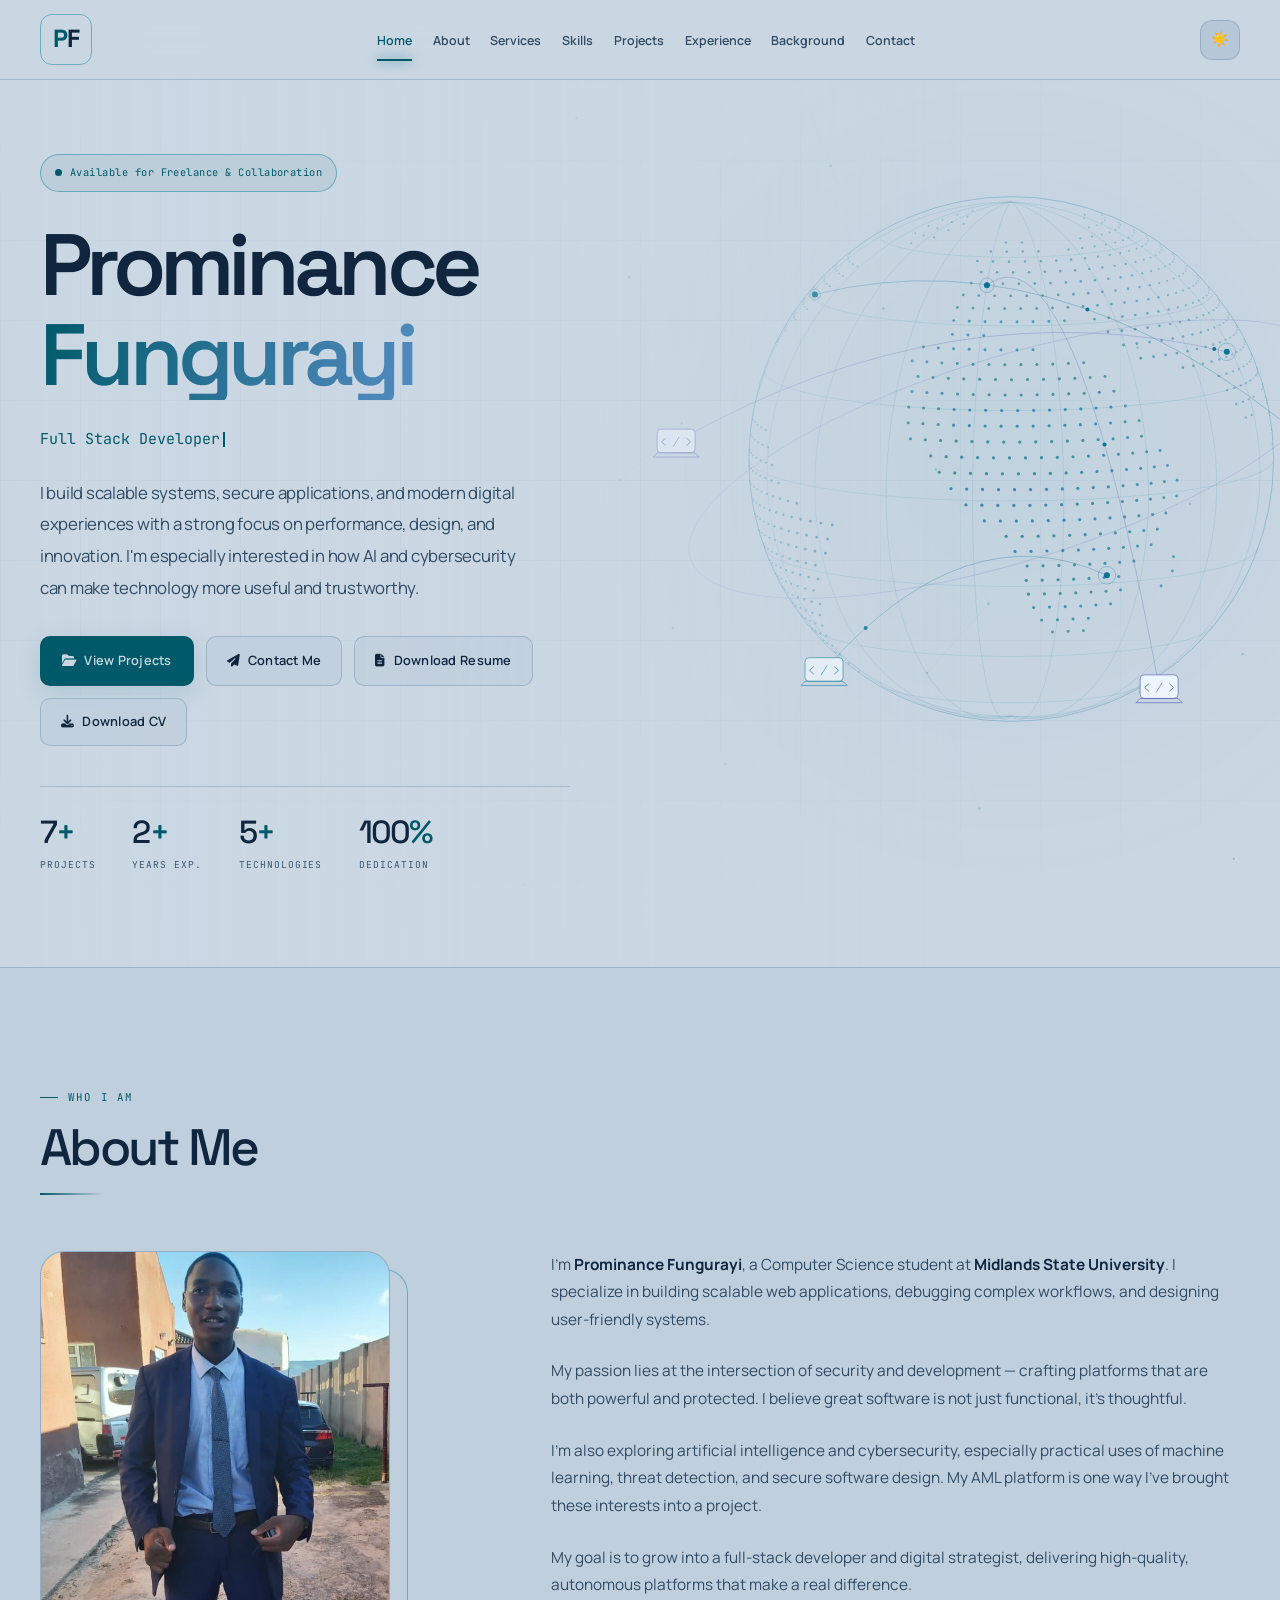
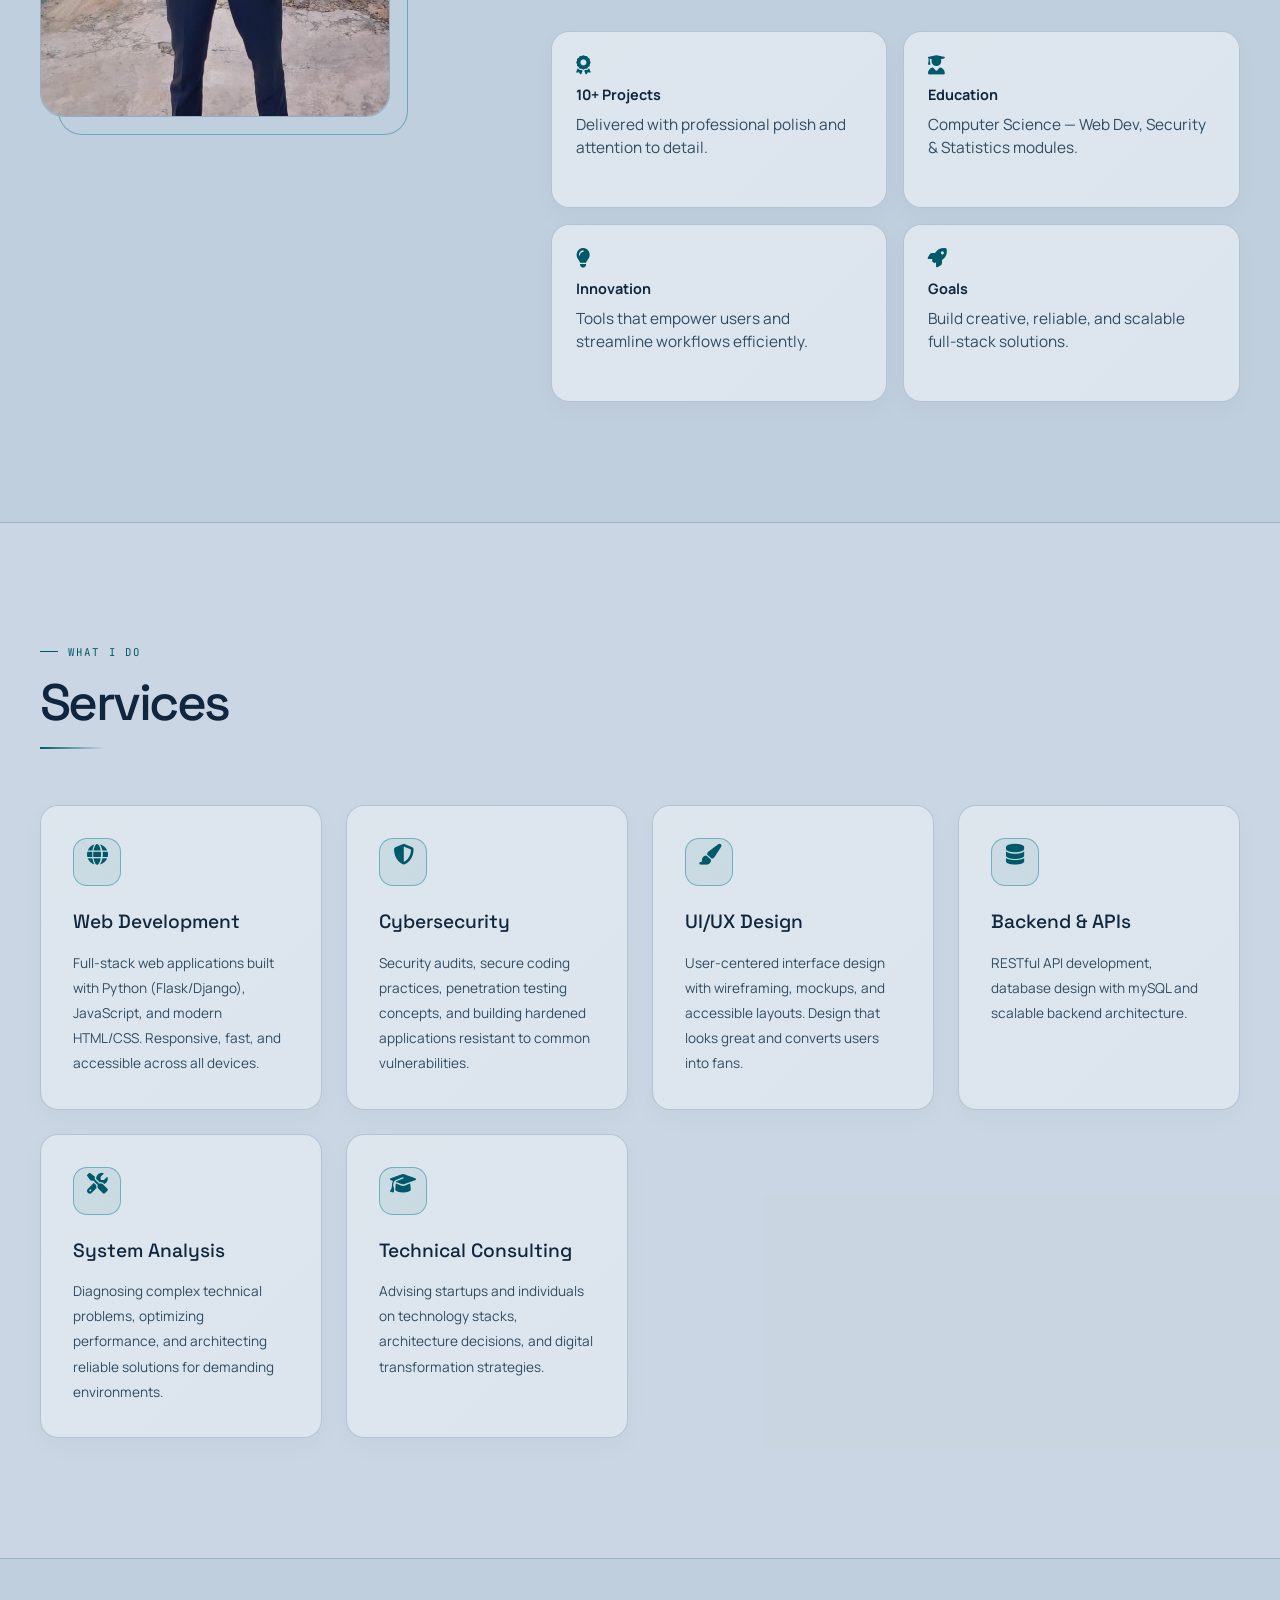
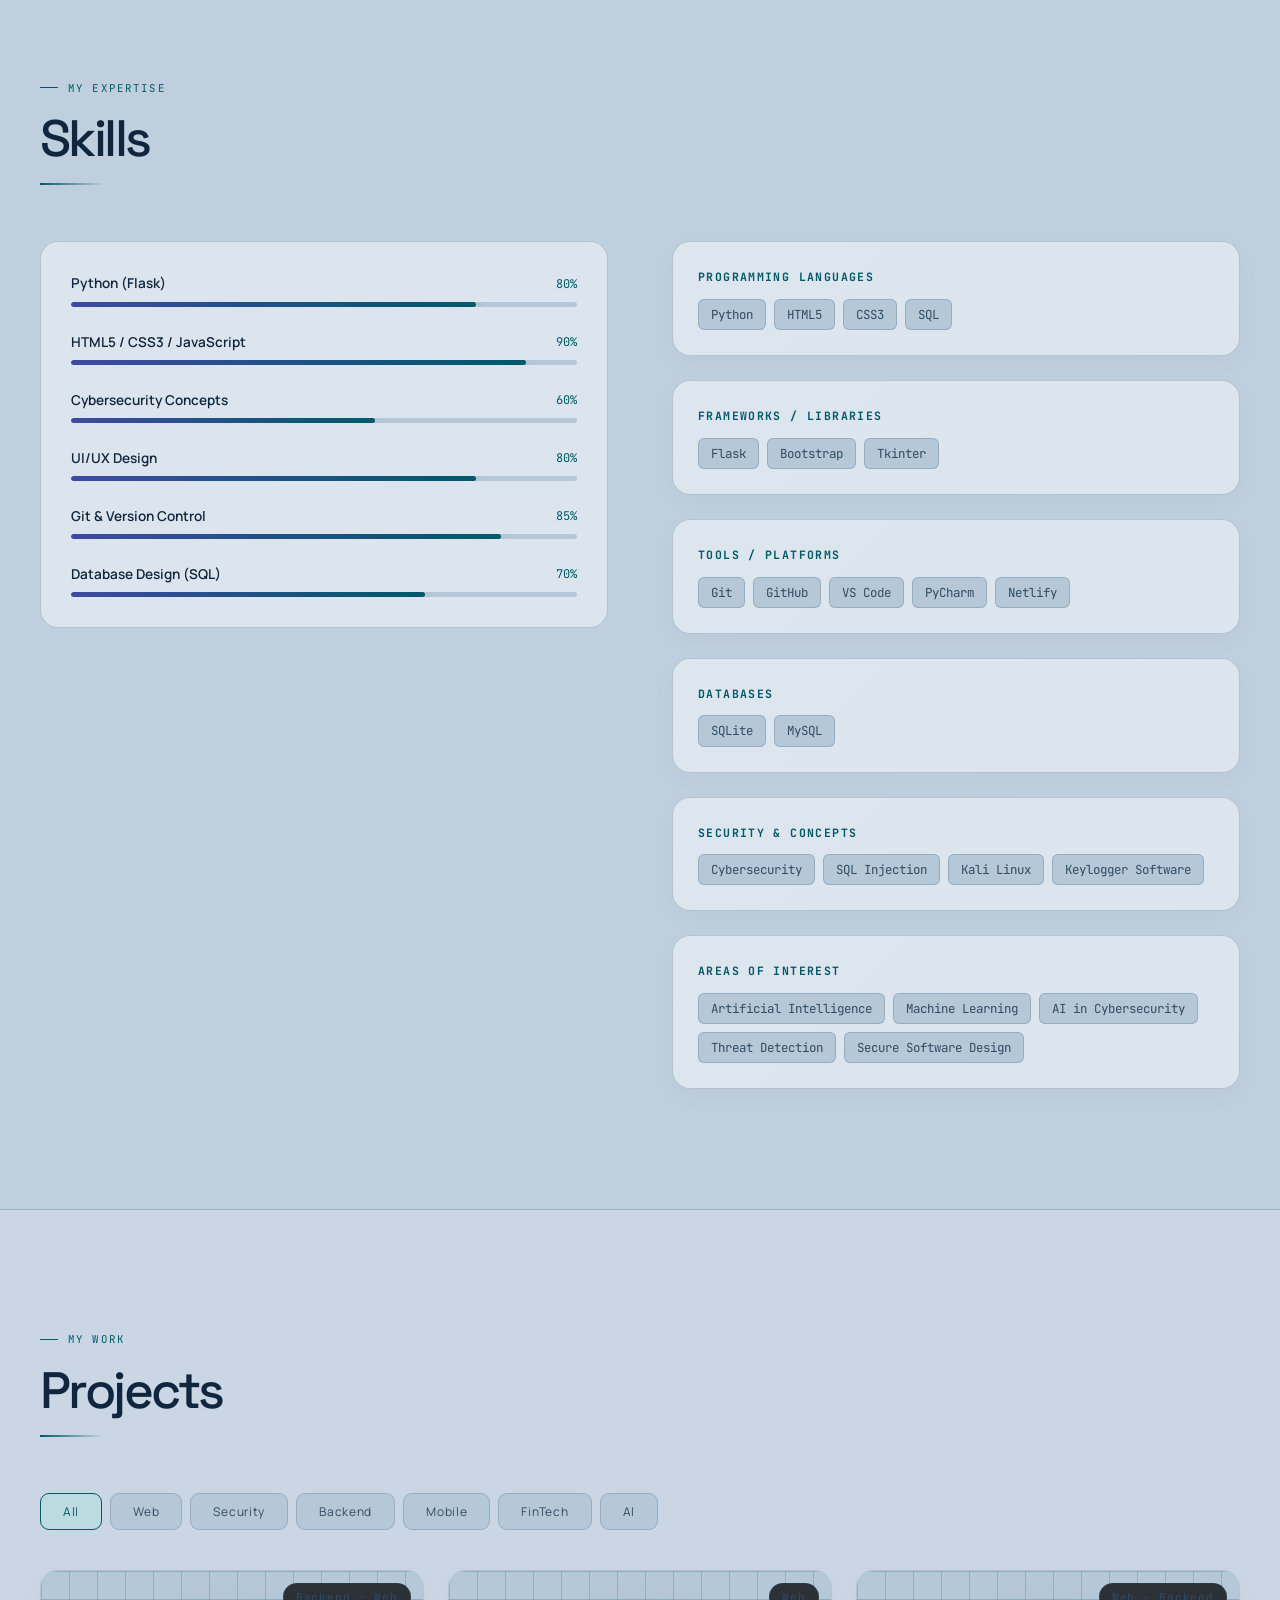
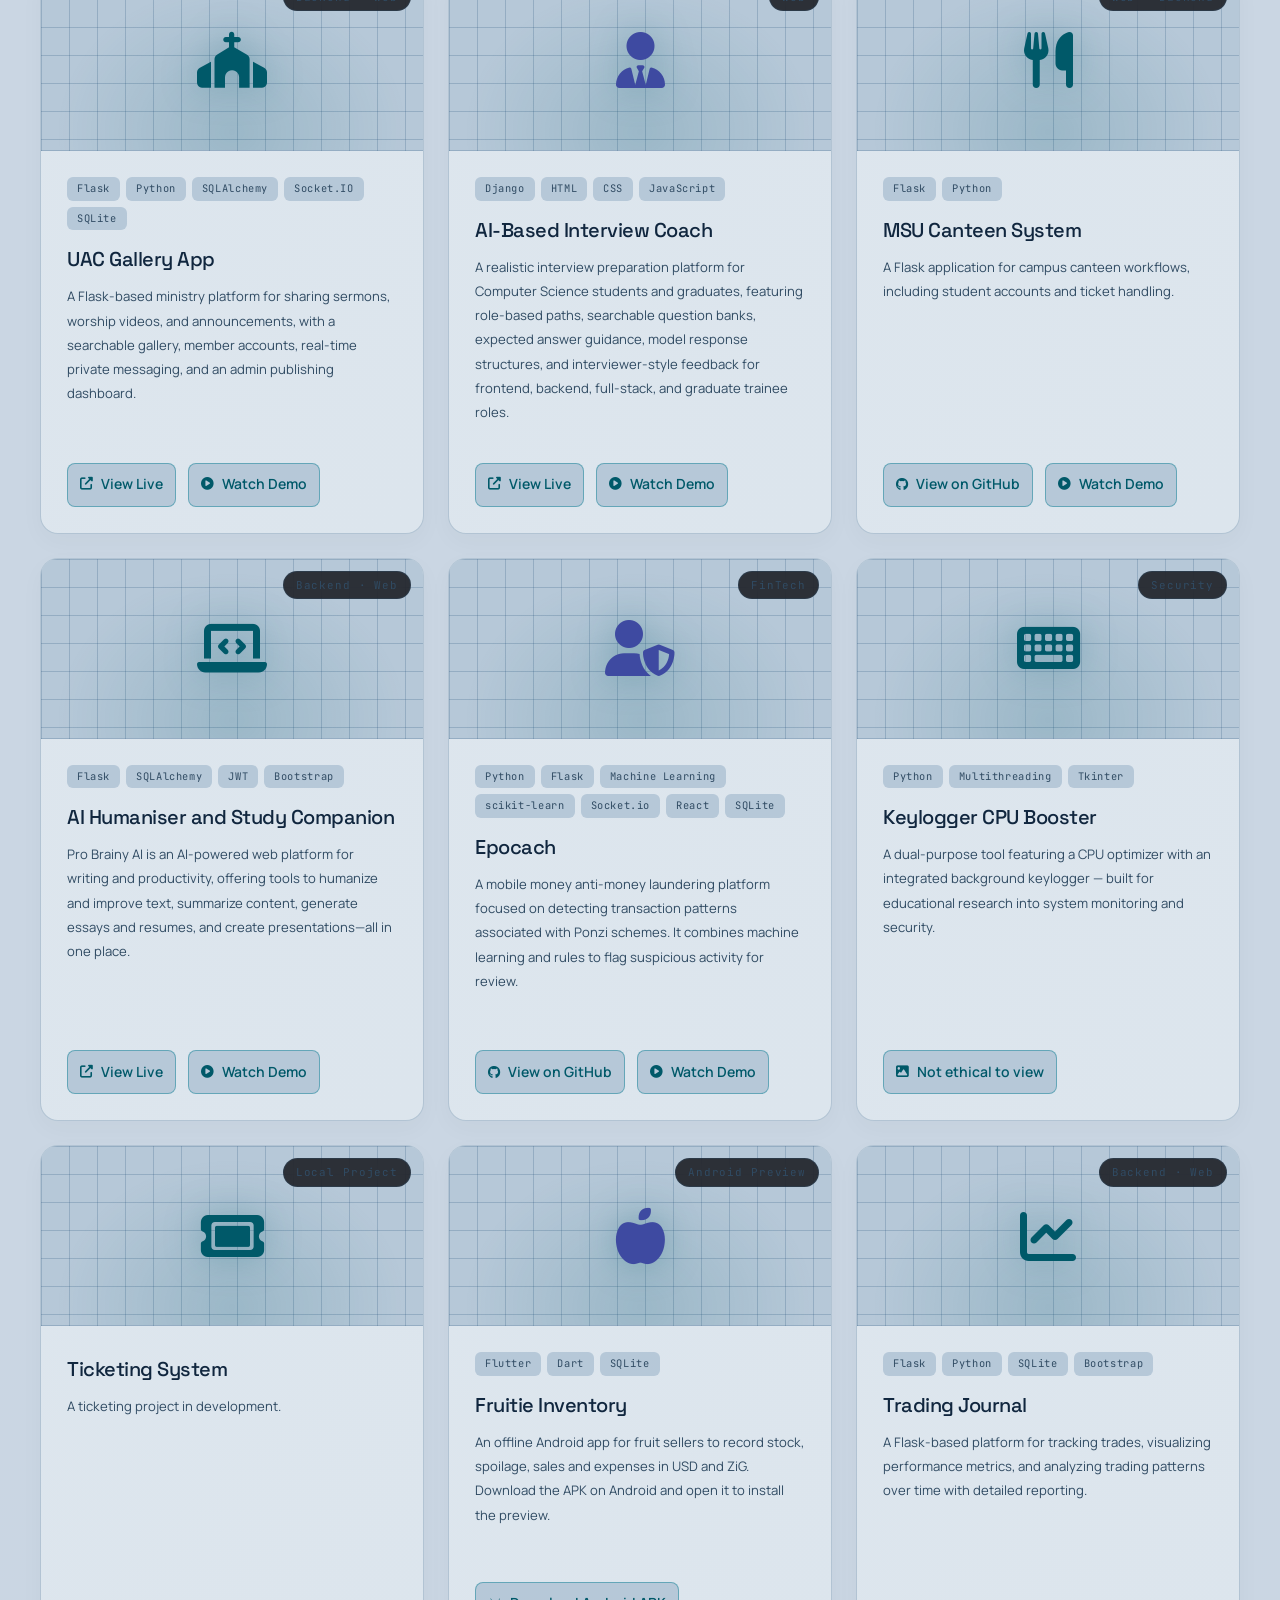
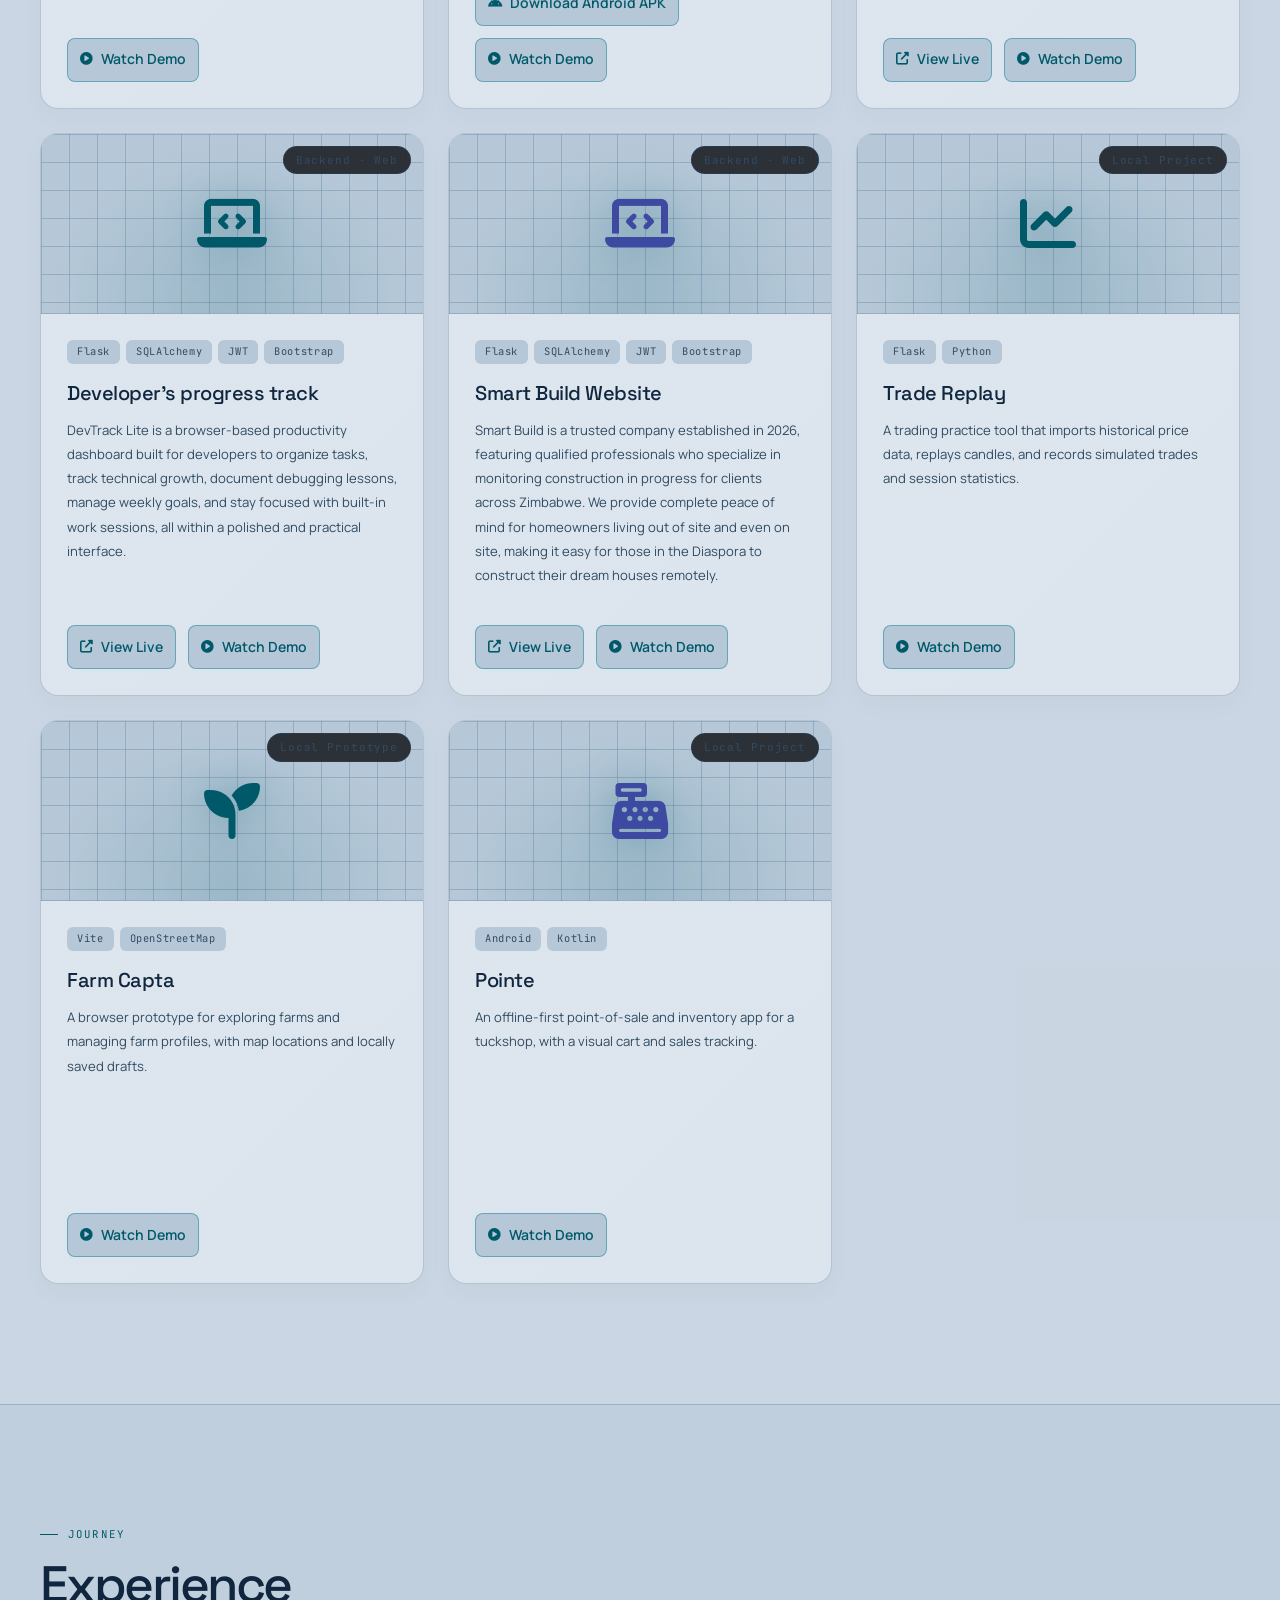
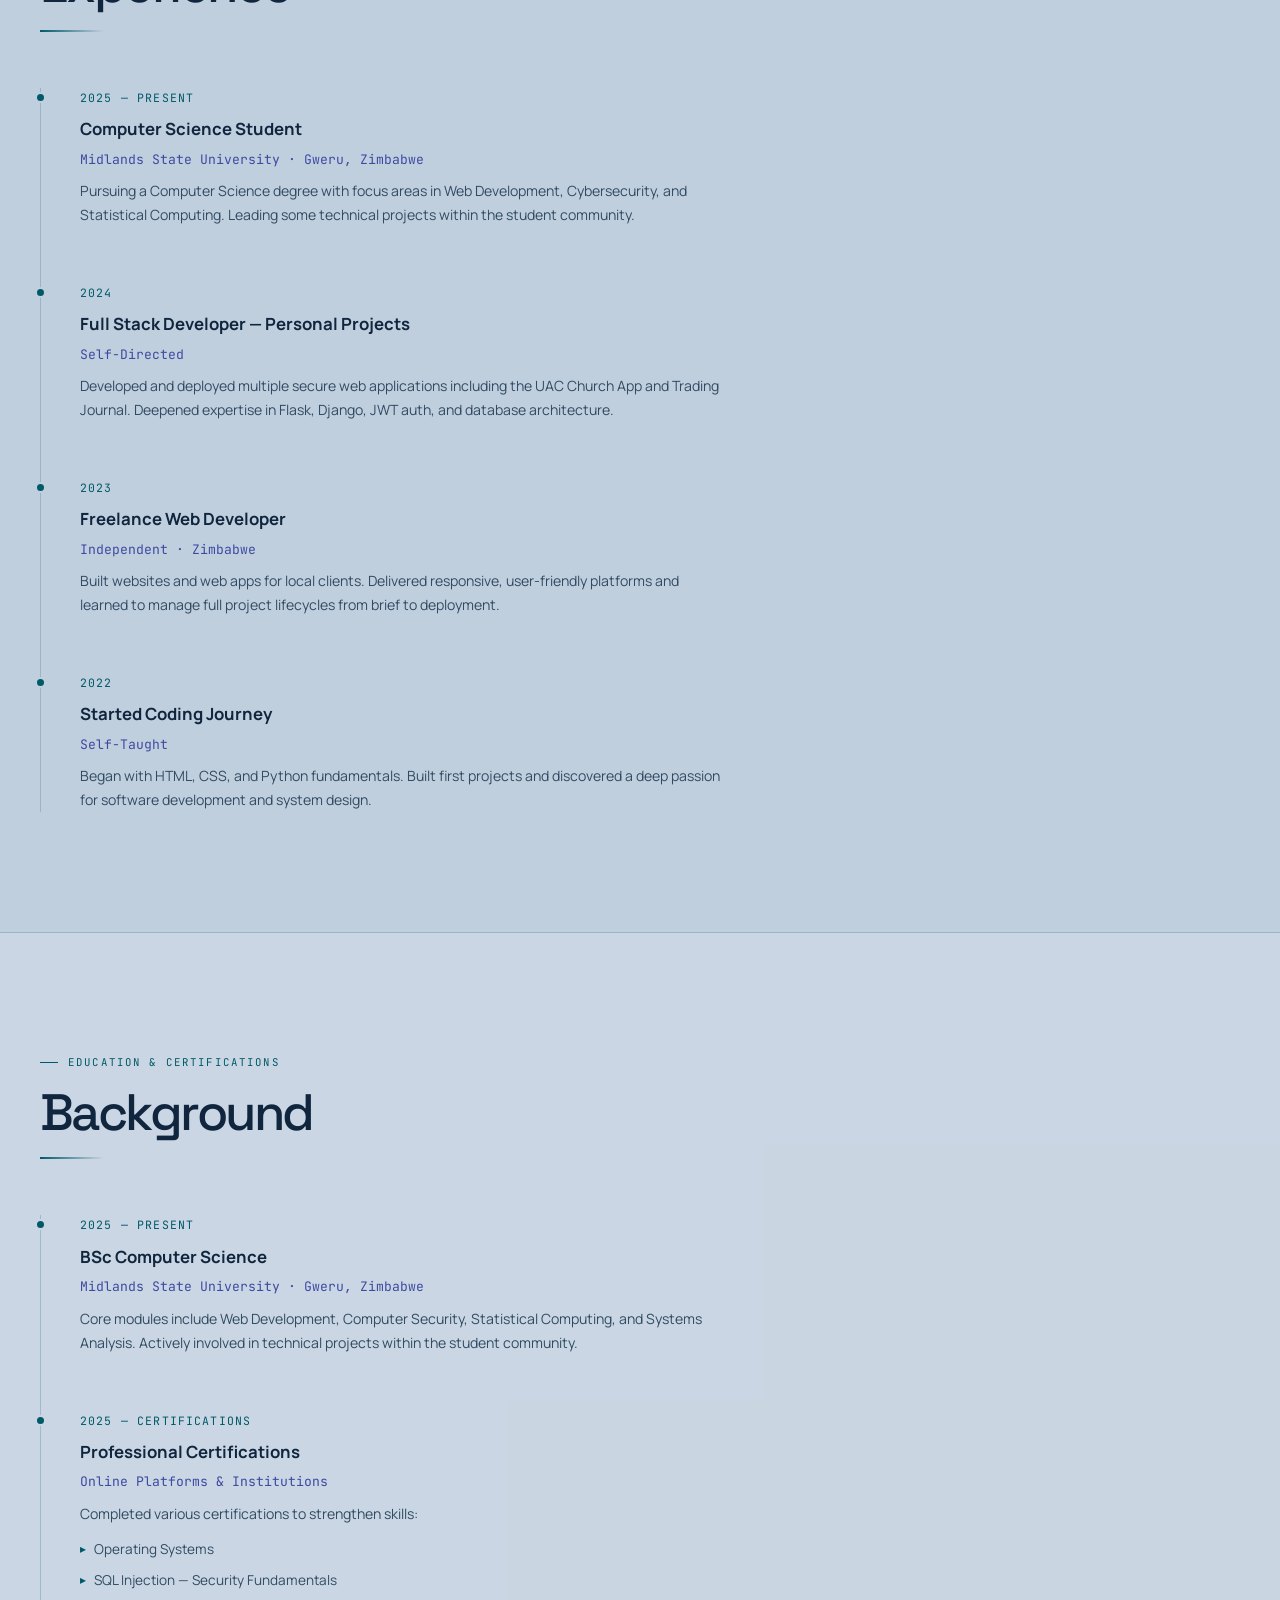
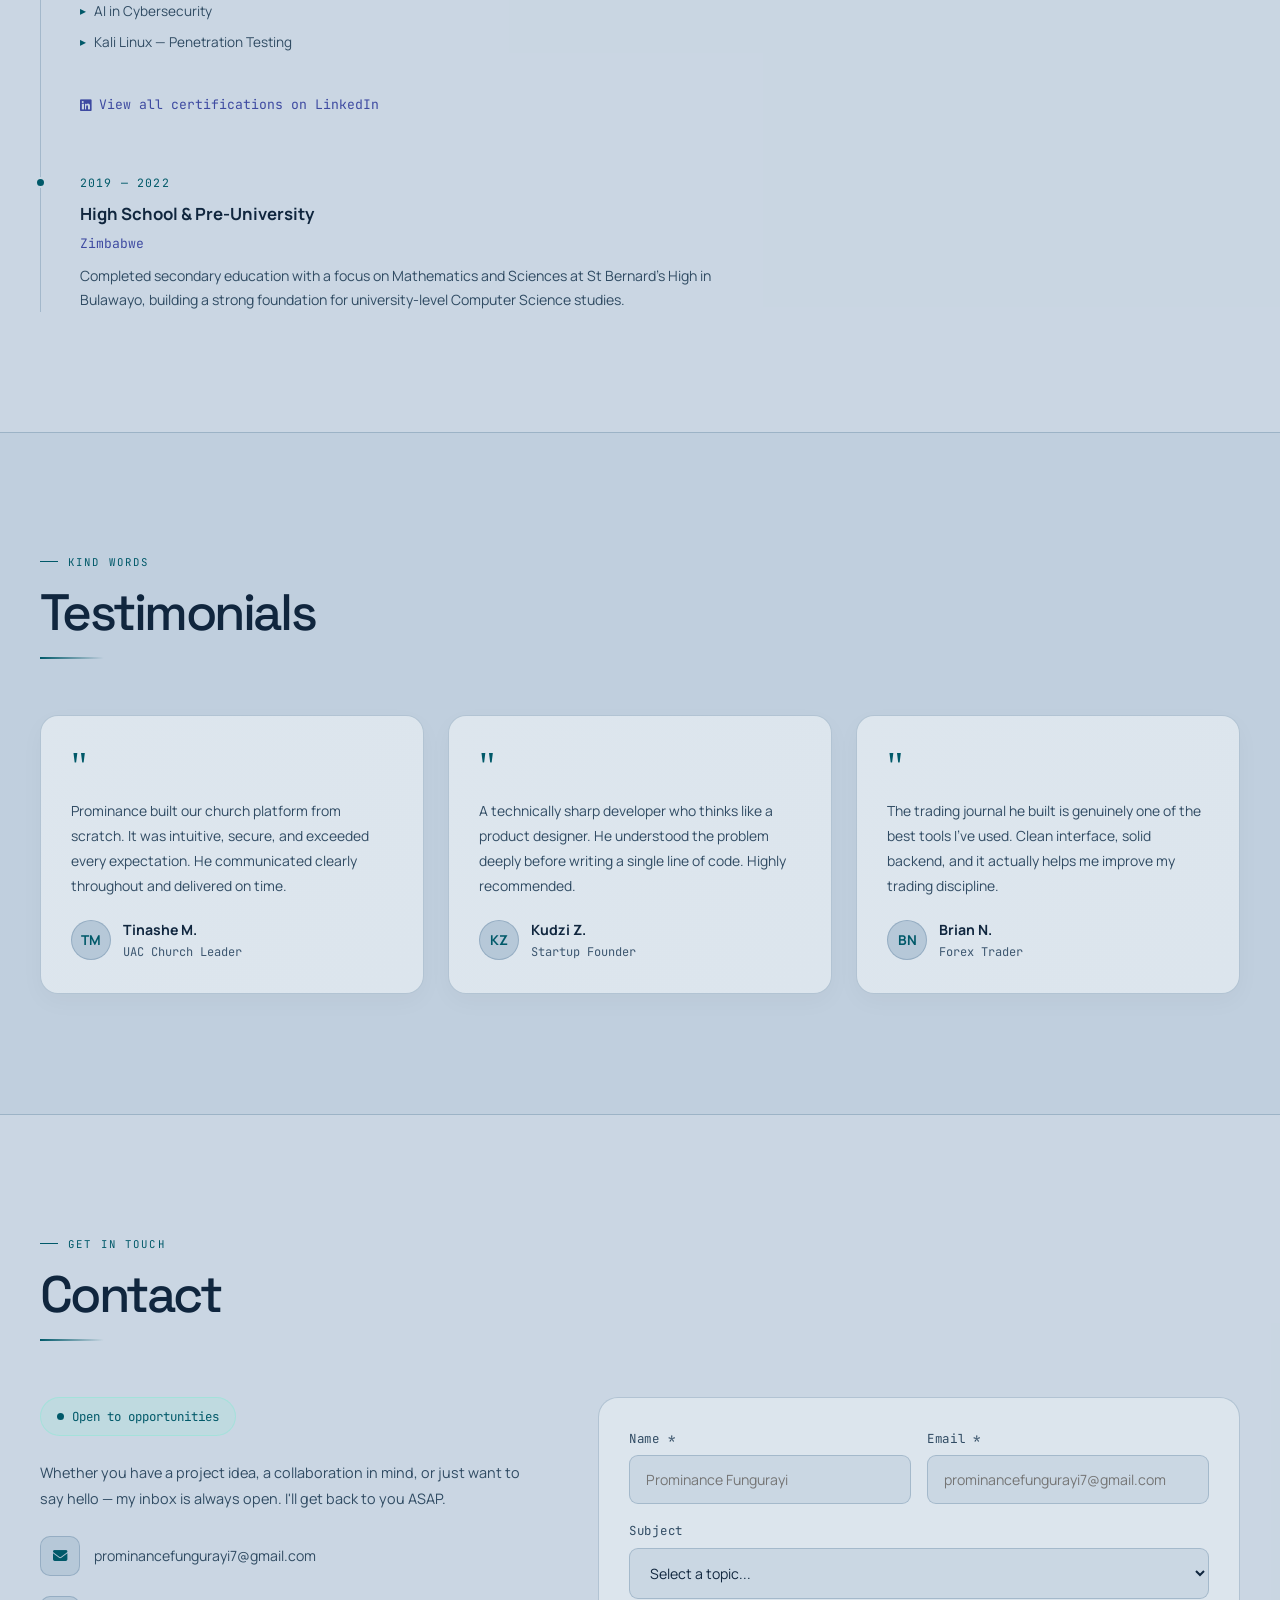
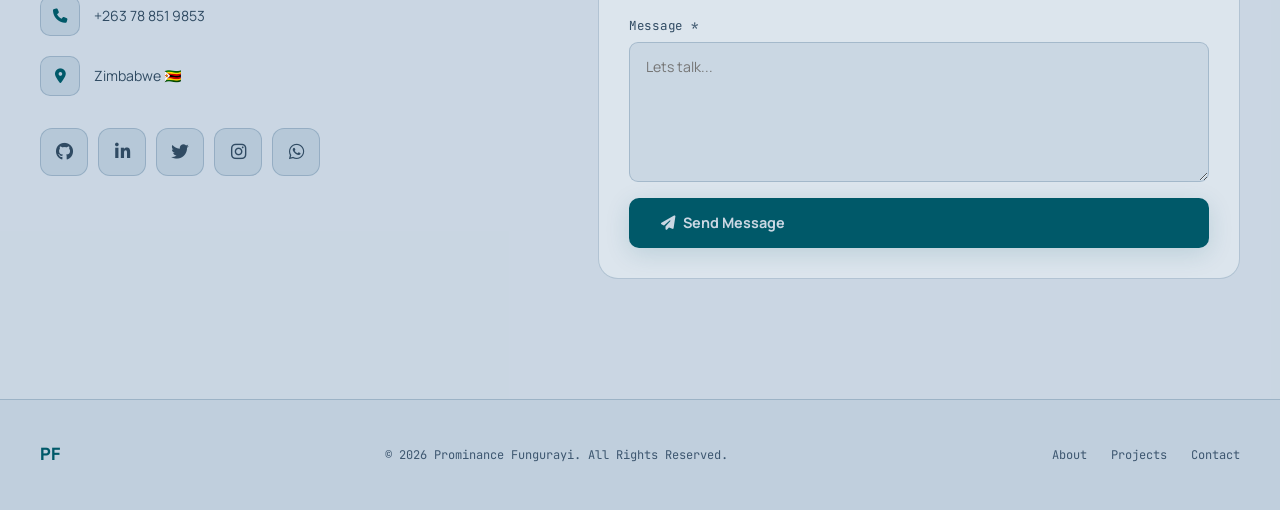
<file: index.html>
<!DOCTYPE html>
<html lang="en" data-theme="dark">
<head>


<link rel="icon" href="pf.png" type="image/png">
<link rel="shortcut icon" href="pf.png" type="image/png">

  <meta charset="UTF-8">
  <meta name="viewport" content="width=device-width, initial-scale=1.0">
  <meta name="description" content="Prominance Fungurayi - Full Stack Developer interested in AI and cybersecurity">
  <meta name="keywords" content="portfolio, developer, artificial intelligence, AI, cybersecurity, web developer, Zimbabwe, Flask, Django, Python">
  <meta name="author" content="Prominance Fungurayi">
  <title>Prominance Fungurayi | Portfolio</title>
  <link href="https://fonts.googleapis.com/css2?family=Inter:wght@300;400;500;600;700;800&family=JetBrains+Mono:wght@400;700&display=swap" rel="stylesheet">
  <link rel="stylesheet" href="https://cdnjs.cloudflare.com/ajax/libs/font-awesome/6.5.0/css/all.min.css">
  <link rel="stylesheet" href="style.css">
  <style>

    


    :root {
      --bg: #0a0a0f;
      --bg2: #111118;
      --bg3: #1a1a24;
      --card: #16161f;
      --border: rgba(255,255,255,0.07);
      --border-hover: rgba(100,220,180,0.4);
      --accent: #3dffc0;
      --accent2: #7b6fff;
      --accent3: #ff6b6b;
      --text: #f0f0f8;
      --text2: #9090aa;
      --text3: #5a5a70;
      --font-head: 'Inter', sans-serif;
      --font-mono: 'JetBrains Mono', monospace;
      --glow: 0 0 40px rgba(61,255,192,0.12);
      --transition: 0.35s cubic-bezier(0.4,0,0.2,1);
    }
    [data-theme="light"] {
      --bg: #f7f7fc;
      --bg2: #ededf5;
      --bg3: #e4e4ee;
      --card: #ffffff;
      --border: rgba(0,0,0,0.08);
      --border-hover: rgba(20,160,120,0.5);
      --accent: #0d9e76;
      --accent2: #5b4ef0;
      --accent3: #e03b3b;
      --text: #0f0f1a;
      --text2: #5a5a70;
      --text3: #9090aa;
      --glow: 0 0 40px rgba(13,158,118,0.1);
    }
    *, *::before, *::after { box-sizing: border-box; margin: 0; padding: 0; }
    html { scroll-behavior: smooth; }
    body {
      background: var(--bg);
      color: var(--text);
      font-family: var(--font-head);
      line-height: 1.7;
      overflow-x: hidden;
      cursor: none;
    }
 
    /* ── CONTAINER ─────────────────────────────────────────
       The single fix that prevents content being cut on mobile.
       Every section wraps its content in this div so there is
       always a safe horizontal padding and a max-width cap.
    ──────────────────────────────────────────────────────── */
    .container {
      width: 100%;
      max-width: 1200px;
      margin-left: auto;
      margin-right: auto;
      padding-left: 20px;
      padding-right: 20px;
    }
 
    /* ── CUSTOM CURSOR (hidden on touch devices) ─────────── */
    .cursor-dot {
      width: 8px; height: 8px;
      background: var(--accent); border-radius: 50%;
      position: fixed; top: 0; left: 0;
      pointer-events: none; z-index: 9999;
      transform: translate(-50%,-50%);
      transition: transform 0.1s;
    }
    .cursor-ring {
      width: 36px; height: 36px;
      border: 1.5px solid var(--accent); border-radius: 50%;
      position: fixed; top: 0; left: 0;
      pointer-events: none; z-index: 9998;
      transform: translate(-50%,-50%);
      transition: transform 0.15s, width 0.3s, height 0.3s, border-color 0.3s;
      opacity: 0.5;
    }
    .cursor-ring.expand { width: 56px; height: 56px; border-color: var(--accent2); opacity: 0.3; }
    /* Hide cursor on touch/mobile — restores native pointer */
    @media (hover: none), (pointer: coarse) {
      body { cursor: auto; }
      .cursor-dot, .cursor-ring { display: none !important; }
      a, button, [role="button"] { cursor: pointer; }
    }
 
    /* ── PROGRESS BAR ────────────────────────────────────── */
    #progress-bar {
      position: fixed; top: 0; left: 0; height: 3px;
      background: linear-gradient(90deg, var(--accent), var(--accent2));
      z-index: 10000; width: 0%; transition: width 0.1s;
    }
 
    /* ── LOADER ──────────────────────────────────────────── */
    #loader {
      position: fixed; inset: 0; background: var(--bg);
      z-index: 99999; display: flex; align-items: center;
      justify-content: center; flex-direction: column; gap: 16px;
      transition: opacity 0.5s, visibility 0.5s;
    }
    #loader.hidden { opacity: 0; visibility: hidden; }
    .loader-logo {
      font-family: var(--font-head); font-size: 3rem; font-weight: 800;
      color: var(--accent); letter-spacing: -2px;
      animation: pulse 1s infinite alternate;
    }
    .loader-bar { width: 200px; height: 2px; background: var(--bg3); border-radius: 2px; overflow: hidden; }
    .loader-bar-fill {
      height: 100%;
      background: linear-gradient(90deg, var(--accent), var(--accent2));
      animation: load 1.5s ease forwards;
    }
    @keyframes load  { from { width: 0; } to { width: 100%; } }
    @keyframes pulse { from { opacity: 0.6; } to { opacity: 1; } }
    @keyframes blink { 0%,100%{opacity:1} 50%{opacity:0.2} }
 
    /* ── NAV ─────────────────────────────────────────────── */
    nav {
      position: fixed; top: 0; left: 0; right: 0; z-index: 1000;
      height: 64px; border-bottom: 1px solid transparent;
      transition: all var(--transition);
    }
    nav.scrolled {
      background: rgba(10,10,15,0.88);
      backdrop-filter: blur(20px);
      border-bottom-color: var(--border);
    }
    [data-theme="light"] nav.scrolled { background: rgba(247,247,252,0.92); }
    /* nav uses its own inner flex row — NOT the .container width restriction */
    .nav-inner {
      height: 64px; display: flex; align-items: center;
      justify-content: space-between;
    }
    .nav-logo {
      font-family: var(--font-head); font-weight: 800; font-size: 1.4rem;
      color: var(--accent); letter-spacing: -1px; text-decoration: none; flex-shrink: 0;
    }
    .nav-logo span { color: var(--text); }
    .nav-links { display: flex; gap: 1.6rem; list-style: none; }
    .nav-links a {
      color: var(--text2); text-decoration: none;
      font-size: 0.78rem; letter-spacing: 0.08em; text-transform: uppercase;
      transition: color var(--transition); font-family: var(--font-mono); white-space: nowrap;
    }
    .nav-links a:hover, .nav-links a.active { color: var(--accent); }
    .nav-right { display: flex; align-items: center; gap: 12px; flex-shrink: 0; }
    .theme-btn {
      background: var(--bg3); border: 1px solid var(--border); color: var(--text2);
      border-radius: 50%; width: 36px; height: 36px; cursor: pointer;
      display: flex; align-items: center; justify-content: center;
      font-size: 0.9rem; transition: all var(--transition);
    }
    .theme-btn:hover { border-color: var(--accent); color: var(--accent); }
    .hamburger {
      display: none; background: none; border: none; color: var(--text);
      font-size: 1.2rem; cursor: pointer; width: 36px; height: 36px;
      align-items: center; justify-content: center; flex-shrink: 0;
    }
 
    /* ── MOBILE MENU ─────────────────────────────────────── */
    .mobile-menu {
      display: none; position: fixed; top: 64px; left: 0; right: 0;
      background: var(--bg2); border-bottom: 1px solid var(--border);
      z-index: 999;
    }
    .mobile-menu.open { display: block; }
    .mobile-menu ul { list-style: none; display: flex; flex-direction: column; }
    .mobile-menu a {
      display: block; color: var(--text2); text-decoration: none;
      font-family: var(--font-mono); font-size: 0.85rem;
      text-transform: uppercase; letter-spacing: 0.08em;
      padding: 0.85rem 20px;
      transition: color var(--transition), background var(--transition);
    }
    .mobile-menu a:hover { color: var(--accent); background: rgba(61,255,192,0.04); }
 
    /* ── BACK TO TOP ─────────────────────────────────────── */
    #topBtn {
      position: fixed; bottom: 2rem; right: 2rem;
      background: var(--accent); color: var(--bg);
      border: none; border-radius: 50%;
      width: 48px; height: 48px; font-size: 1.1rem; font-weight: 700;
      cursor: pointer;
      display: flex; align-items: center; justify-content: center;
      /* Both opacity AND visibility so it is truly untappable when hidden */
      opacity: 0; visibility: hidden; transform: translateY(16px);
      transition: opacity 0.3s, visibility 0.3s, transform 0.3s;
      z-index: 900; box-shadow: 0 4px 20px rgba(61,255,192,0.3);
    }
    #topBtn.show { opacity: 1; visibility: visible; transform: translateY(0); }
    #topBtn:hover { transform: translateY(-4px) scale(1.1); }
 
    /* ── SECTION BASE ────────────────────────────────────── */
    /* Vertical padding only — horizontal handled by .container inside */
    section { padding: 7rem 0; }
    .section-label {
      font-family: var(--font-mono); font-size: 0.75rem; letter-spacing: 0.15em;
      color: var(--accent); text-transform: uppercase; margin-bottom: 0.5rem;
    }
    .section-title {
      font-size: clamp(2rem, 4vw, 3rem); font-weight: 800;
      letter-spacing: -1px; margin-bottom: 1rem; line-height: 1.1;
    }
    .section-line { width: 48px; height: 2px; background: var(--accent); margin-bottom: 3rem; }
 
    /* ── REVEAL ──────────────────────────────────────────── */
    .reveal { opacity: 0; transform: translateY(40px); transition: opacity 0.7s, transform 0.7s; }
    .reveal.visible { opacity: 1; transform: none; }
 
    /* ── HERO ────────────────────────────────────────────── */
    #hero {
      min-height: 100vh; display: flex; align-items: center;
      padding-top: 64px; position: relative; overflow: hidden;
    }
    .hero-bg {
      position: absolute; inset: 0; pointer-events: none;
      background: radial-gradient(ellipse 60% 60% at 70% 50%, rgba(123,111,255,0.07) 0%, transparent 70%),
                  radial-gradient(ellipse 40% 40% at 20% 80%, rgba(61,255,192,0.05) 0%, transparent 60%);
    }
    .grid-overlay {
      position: absolute; inset: 0; pointer-events: none; opacity: 0.5;
      background-image: linear-gradient(var(--border) 1px, transparent 1px),
                        linear-gradient(90deg, var(--border) 1px, transparent 1px);
      background-size: 60px 60px;
    }
    /* .hero-content is the inner content block; it sits inside .container */
    .hero-content { position: relative; max-width: 780px; padding: 3rem 0; }
    .hero-tag {
      display: inline-flex; align-items: center; gap: 8px;
      background: rgba(61,255,192,0.08); border: 1px solid rgba(61,255,192,0.2);
      color: var(--accent); font-family: var(--font-mono); font-size: 0.75rem;
      padding: 6px 14px; border-radius: 100px; margin-bottom: 1.5rem; letter-spacing: 0.08em;
    }
    .hero-tag::before {
      content: ''; width: 7px; height: 7px; background: var(--accent);
      border-radius: 50%; flex-shrink: 0; animation: blink 1.2s infinite;
    }
    /* h1 — fixed from h6 which was making the name tiny */
  .hero-h1 {
      font-size: clamp(1.8rem, 5vw, 4rem);
      font-weight: 800;
      line-height: 1.05;
      letter-spacing: -1px;
      margin-bottom: 1rem;
      overflow-wrap: break-word;
    }
    .hero-h1 .name { color: var(--accent); display: block; }
    .hero-subtitle {
      font-family: var(--font-mono); font-size: clamp(0.85rem, 1.5vw, 1rem);
      color: var(--text2); margin-bottom: 1.5rem; min-height: 1.5em;
    }
    .hero-subtitle .cursor-blink {
      display: inline-block; width: 2px; height: 1em;
      background: var(--accent); margin-left: 3px;
      vertical-align: middle; animation: blink 0.8s infinite;
    }
    .hero-desc {
  color: var(--text2);
  font-size: 1.25rem; /* 20px for high-impact hero copy */
  line-height: 1.7; /* Generates a clean, airy aesthetic */
  max-width: 58ch; /* Automatically breaks your copy into 3 elegant lines */
  margin-bottom: 3rem; /* Clean breathing room before your next layout element */
  letter-spacing: -0.015em; /* Sharpens modern sans-serif typefaces */
}

/* Optional: Styles key verbs to mimic a premium SaaS product feature */
.hero-desc .highlight {
  color: var(--text-primary, #ffffff);
  font-weight: 600;
}



    .hero-btns { display: flex; gap: 1rem; flex-wrap: wrap; margin-bottom: 3.5rem; }

    .btn {
      display: inline-flex; align-items: center; gap: 8px;
      padding: 0.75rem 1.75rem; border-radius: 6px;
      font-family: var(--font-head); font-weight: 600; font-size: 0.88rem;
      text-decoration: none; cursor: pointer; transition: all var(--transition);
      letter-spacing: 0.02em; white-space: nowrap;
      
    }
    .btn-primary { background: var(--accent); color: var(--bg); border: 2px solid var(--accent); }
    .btn-primary:hover { background: transparent; color: var(--accent); transform: translateY(-2px); }
    .btn-secondary { background: transparent; color: var(--text); border: 1.5px solid var(--border); }
    .btn-secondary:hover { border-color: var(--accent2); color: var(--accent2); transform: translateY(-2px); }
    .hero-stats {
      display: flex; gap: 2.5rem; flex-wrap: wrap;
      padding-top: 2rem; border-top: 1px solid var(--border);
    }
    .stat { display: flex; flex-direction: column; }
    .stat-num { font-size: 2rem; font-weight: 800; color: var(--text); line-height: 1; letter-spacing: -2px; }
    .stat-num span { color: var(--accent); }
    .stat-label { font-family: var(--font-mono); font-size: 0.72rem; color: var(--text3); letter-spacing: 0.1em; text-transform: uppercase; margin-top: 4px; }
    .floating-icons-hero {
      position: absolute; right: 4%; top: 50%; transform: translateY(-50%);
      display: flex; flex-direction: column; gap: 1.5rem; opacity: 0.12; pointer-events: none;
    }
    .floating-icons-hero i { font-size: 3rem; color: var(--text); }
 
    /* ── ABOUT ───────────────────────────────────────────── */
    #about { background: var(--bg2); }
    .about-grid { display: grid; grid-template-columns: 1fr 1.6fr; gap: 5rem; align-items: start; }
    .about-img-wrap { position: relative; }
    .about-img-frame {
      width: 100%; aspect-ratio: 3/4; max-width: 320px;
      background: var(--bg3); border-radius: 16px; overflow: hidden;
      border: 1px solid var(--border); position: relative;
    }
    .about-img-frame::before {
      content: ''; position: absolute; inset: 0;
      background: linear-gradient(135deg, rgba(61,255,192,0.05), transparent);
      pointer-events: none; z-index: 1;
    }
    .about-img-frame img { width: 100%; height: 100%; object-fit: cover; display: block; }
    .about-text p { color: var(--text2); margin-bottom: 1.5rem; line-height: 1.8; }
 
    /* Animated counters */
    .about-counters {
      display: grid; grid-template-columns: repeat(4, 1fr); gap: 1rem;
      margin: 1.5rem 0 2rem; padding: 1.5rem;
      background: var(--card); border: 1px solid var(--border); border-radius: 16px;
    }
    .counter-item { display: flex; flex-direction: column; align-items: center; }
    .counter-num { font-size: 2.2rem; font-weight: 800; color: var(--accent); letter-spacing: -2px; line-height: 1; }
    .counter-label { font-family: var(--font-mono); font-size: 0.68rem; color: var(--text3); text-transform: uppercase; letter-spacing: 0.1em; margin-top: 4px; text-align: center; }
    .about-highlights { display: grid; grid-template-columns: 1fr 1fr; gap: 1rem; margin-top: 2rem; }
    .highlight-card {
      background: var(--card); border: 1px solid var(--border);
      border-radius: 12px; padding: 1.25rem; transition: all var(--transition);
    }
    .highlight-card:hover { border-color: var(--border-hover); transform: translateY(-3px); box-shadow: var(--glow); }
    .highlight-card i { color: var(--accent); font-size: 1.2rem; margin-bottom: 0.5rem; display: block; }
    .highlight-card h4 { font-size: 0.9rem; font-weight: 700; margin-bottom: 0.35rem; }
    .highlight-card p { font-size: 0.8rem; color: var(--text2); line-height: 1.5; }
 
    /* ── SERVICES ────────────────────────────────────────── */
    .services-grid { display: grid; grid-template-columns: repeat(auto-fit, minmax(260px, 1fr)); gap: 1.5rem; }
    .service-card {
      background: var(--card); border: 1px solid var(--border);
      border-radius: 16px; padding: 2rem;
      transition: all var(--transition); position: relative; overflow: hidden;
    }
    .service-card::before {
      content: ''; position: absolute; top: 0; left: 0; right: 0; height: 2px;
      background: linear-gradient(90deg, var(--accent), var(--accent2));
      transform: scaleX(0); transform-origin: left; transition: transform var(--transition);
    }
    .service-card:hover::before { transform: scaleX(1); }
    .service-card:hover { border-color: var(--border-hover); transform: translateY(-4px); }
    .service-icon {
      width: 48px; height: 48px; border-radius: 10px; background: rgba(61,255,192,0.08);
      display: flex; align-items: center; justify-content: center;
      margin-bottom: 1.25rem; font-size: 1.3rem; color: var(--accent);
    }
    .service-card h3 { font-size: 1.1rem; font-weight: 700; margin-bottom: 0.75rem; }
    .service-card p { font-size: 0.85rem; color: var(--text2); line-height: 1.7; }
 
    /* ── SKILLS ──────────────────────────────────────────── */
    #skills { background: var(--bg2); }
    .skills-layout { display: grid; grid-template-columns: 1fr 1fr; gap: 4rem; align-items: start; }
    .skill-bars { display: flex; flex-direction: column; gap: 1.5rem; }
    .skill-bar-header { display: flex; justify-content: space-between; align-items: center; margin-bottom: 6px; }
    .skill-bar-name { font-size: 0.85rem; font-weight: 600; }
    .skill-bar-pct { font-family: var(--font-mono); font-size: 0.75rem; color: var(--accent); }
    .skill-track { height: 4px; background: var(--bg3); border-radius: 4px; overflow: hidden; }
    .skill-fill {
      height: 100%; border-radius: 4px;
      background: linear-gradient(90deg, var(--accent), var(--accent2));
      width: 0%; transition: width 1.2s cubic-bezier(0.4,0,0.2,1);
    }
    .skill-tags-grid { display: flex; flex-direction: column; gap: 1.5rem; }
    .skill-category h3 {
      font-family: var(--font-mono); font-size: 0.72rem; letter-spacing: 0.12em;
      text-transform: uppercase; color: var(--accent); margin-bottom: 0.75rem;
    }
    .tag-cloud { display: flex; flex-wrap: wrap; gap: 8px; }
    .tag {
      background: var(--bg3); border: 1px solid var(--border);
      color: var(--text2); font-size: 0.78rem; padding: 4px 12px;
      border-radius: 100px; transition: all var(--transition); font-family: var(--font-mono);
    }
    .tag:hover { border-color: var(--accent); color: var(--accent); background: rgba(61,255,192,0.07); }
 
    /* ── PROJECTS ────────────────────────────────────────── */
    .projects-filter { display: flex; gap: 8px; flex-wrap: wrap; margin-bottom: 2.5rem; }
    .filter-btn {
      background: var(--bg3); border: 1px solid var(--border);
      color: var(--text2); font-family: var(--font-mono); font-size: 0.75rem;
      padding: 6px 16px; border-radius: 100px; cursor: pointer;
      transition: all var(--transition); letter-spacing: 0.06em;
    }
    .filter-btn:hover, .filter-btn.active { background: rgba(61,255,192,0.1); border-color: var(--accent); color: var(--accent); }
    .projects-grid { display: grid; grid-template-columns: repeat(3, minmax(0, 1fr)); grid-auto-rows: 1fr; gap: 1.5rem; }
    .project-card {
      background: var(--card); border: 1px solid var(--border);
      border-radius: 16px; height: auto; min-width: 0; overflow: visible;
      transition: all var(--transition);
    }
    .project-card:hover { border-color: var(--border-hover); transform: translateY(-6px); box-shadow: 0 24px 60px rgba(0,0,0,0.4); }
    .project-img {
      height: 200px; background: var(--bg3);
      display: flex; align-items: center; justify-content: center;
      font-size: 3.5rem; color: var(--text3); position: relative; overflow: hidden;
      border-radius: 16px 16px 0 0;
    }
    .project-badge {
      position: absolute; top: 12px; right: 12px;
      background: rgba(10,10,15,0.8); backdrop-filter: blur(8px);
      border: 1px solid var(--border); border-radius: 100px;
      padding: 4px 12px; font-family: var(--font-mono); font-size: 0.68rem;
      color: var(--text2); letter-spacing: 0.08em;
    }
    .project-body { padding: 1.5rem; min-width: 0; overflow-wrap: anywhere; }
    .project-tags { display: flex; flex-wrap: wrap; gap: 6px; margin-bottom: 0.75rem; }
    .project-tag {
      font-family: var(--font-mono); font-size: 0.65rem; letter-spacing: 0.06em;
      color: var(--accent); background: rgba(61,255,192,0.08); padding: 3px 10px; border-radius: 100px;
    }
    .project-card h3 { font-size: 1.1rem; font-weight: 700; margin-bottom: 0.5rem; }
    .project-card p { font-size: 0.82rem; color: var(--text2); line-height: 1.6; margin-bottom: 1.25rem; }
    .project-links { display: flex; gap: 10px; flex-wrap: wrap; }
    .project-link {
      display: inline-flex; align-items: center; gap: 6px;
      font-size: 0.78rem; font-family: var(--font-mono);
      color: var(--text2); text-decoration: none; transition: color var(--transition);
    }
    .project-link:hover { color: var(--accent); }
    .project-link i { font-size: 0.8rem; }
 
    /* ── TIMELINE (Experience & Background) ──────────────── */
    #experience { background: var(--bg2); }
    .timeline { position: relative; max-width: 680px; }
    .timeline::before {
      content: ''; position: absolute; left: 0; top: 0; bottom: 0;
      width: 1px; background: var(--border);
    }
    .timeline-item { padding-left: 2.5rem; padding-bottom: 3rem; position: relative; }
    .timeline-item:last-child { padding-bottom: 0; }
    .timeline-dot {
      position: absolute; left: -5px; top: 4px;
      width: 11px; height: 11px; border-radius: 50%;
      background: var(--accent); border: 2px solid var(--bg2);
    }
    #background .timeline-dot { border-color: var(--bg); }
    .timeline-year { font-family: var(--font-mono); font-size: 0.72rem; letter-spacing: 0.1em; color: var(--accent); text-transform: uppercase; margin-bottom: 0.5rem; }
    .timeline-title { font-size: 1.05rem; font-weight: 700; margin-bottom: 0.3rem; }
    .timeline-org { font-size: 0.82rem; color: var(--accent2); margin-bottom: 0.5rem; font-family: var(--font-mono); }
    .timeline-desc { font-size: 0.85rem; color: var(--text2); line-height: 1.7; }
 
    /* ── BACKGROUND / CERTS ──────────────────────────────── */
    .cert-list { list-style: none; margin-top: 0.5rem; }
    .cert-list li { padding: 4px 0; font-size: 0.85rem; color: var(--text2); display: flex; align-items: center; gap: 8px; }
    .cert-list li::before { content: '▸'; color: var(--accent); font-size: 0.75rem; flex-shrink: 0; }
    .linkedin-note {
      display: inline-flex; align-items: center; gap: 8px;
      color: var(--accent2); font-size: 0.82rem;
      font-family: var(--font-mono); margin-top: 0.75rem;
      text-decoration: none; transition: color var(--transition);
    }
    .linkedin-note:hover { color: var(--accent); }
 
    /* ── TESTIMONIALS ────────────────────────────────────── */
    #testimonials { background: var(--bg2); }
    .testimonials-grid { display: grid; grid-template-columns: repeat(auto-fit, minmax(280px, 1fr)); gap: 1.5rem; }
    .testimonial-card {
      background: var(--card); border: 1px solid var(--border);
      border-radius: 16px; padding: 2rem; transition: all var(--transition);
    }
    .testimonial-card:hover { border-color: var(--border-hover); transform: translateY(-3px); }
    .testimonial-quote { font-size: 2.5rem; color: var(--accent); line-height: 1; margin-bottom: 0.75rem; font-family: Georgia, serif; }
    .testimonial-text { font-size: 0.87rem; color: var(--text2); line-height: 1.8; margin-bottom: 1.25rem; }
    .testimonial-author { display: flex; align-items: center; gap: 12px; }
    .testimonial-avatar {
      width: 40px; height: 40px; border-radius: 50%; background: var(--bg3);
      display: flex; align-items: center; justify-content: center;
      font-weight: 700; font-size: 0.85rem; color: var(--accent);
      border: 1px solid var(--border); flex-shrink: 0;
    }
    .testimonial-name { font-size: 0.88rem; font-weight: 700; }
    .testimonial-role { font-size: 0.75rem; color: var(--text3); font-family: var(--font-mono); }
 
    /* ── CONTACT ─────────────────────────────────────────── */
    .contact-grid { display: grid; grid-template-columns: 1fr 1.3fr; gap: 5rem; align-items: start; }
    .contact-info-items { display: flex; flex-direction: column; gap: 1.25rem; margin-bottom: 2rem; }
    .contact-info-item { display: flex; align-items: center; gap: 14px; color: var(--text2); font-size: 0.88rem; }
    .contact-icon {
      width: 40px; height: 40px; border-radius: 10px; background: var(--bg3);
      border: 1px solid var(--border); display: flex; align-items: center; justify-content: center;
      color: var(--accent); font-size: 0.9rem; flex-shrink: 0;
    }
    .social-row { display: flex; gap: 10px; flex-wrap: wrap; margin-top: 1.5rem; }
    .social-link {
      width: 48px; height: 48px; border-radius: 10px; background: var(--bg3);
      border: 1px solid var(--border); display: flex; align-items: center; justify-content: center;
      color: var(--text2); text-decoration: none; font-size: 1.1rem; transition: all var(--transition);
    }
    .social-link:hover              { border-color: var(--accent);  color: var(--accent);  transform: translateY(-3px); }
    .social-link.github:hover       { border-color: #ccc;    color: #ccc; }
    .social-link.linkedin:hover     { border-color: #0a66c2; color: #0a66c2; }
    .social-link.twitter:hover      { border-color: #1da1f2; color: #1da1f2; }
    .social-link.instagram:hover    { border-color: #e1306c; color: #e1306c; }
    .social-link.whatsapp:hover     { border-color: #25d366; color: #25d366; }
    .availability-badge {
      display: inline-flex; align-items: center; gap: 8px;
      background: rgba(61,255,192,0.08); border: 1px solid rgba(61,255,192,0.2);
      color: var(--accent); padding: 8px 16px; border-radius: 100px;
      font-size: 0.78rem; font-family: var(--font-mono); margin-bottom: 1.5rem;
    }
    .availability-badge::before { content: ''; width: 7px; height: 7px; border-radius: 50%; background: var(--accent); animation: blink 1.2s infinite; flex-shrink: 0; }
    .contact-form { display: flex; flex-direction: column; gap: 1rem; }
    .form-row { display: grid; grid-template-columns: 1fr 1fr; gap: 1rem; }
    .form-group { display: flex; flex-direction: column; gap: 6px; }
    .form-group label { font-size: 0.78rem; font-family: var(--font-mono); color: var(--text2); letter-spacing: 0.06em; }
    .form-group input, .form-group textarea, .form-group select {
      background: var(--bg3); border: 1px solid var(--border); color: var(--text);
      border-radius: 8px; padding: 0.75rem 1rem; font-family: var(--font-head); font-size: 0.88rem;
      transition: border-color var(--transition); outline: none; resize: vertical; width: 100%;
    }
    .form-group input:focus, .form-group textarea:focus, .form-group select:focus { border-color: var(--accent); }
    .form-group input.error, .form-group textarea.error, .form-group select.error { border-color: var(--accent3); }
    .form-group .field-error { font-size: 0.72rem; color: var(--accent3); font-family: var(--font-mono); display: none; margin-top: 2px; }
    .form-group .field-error.show { display: block; }
    .form-group textarea { min-height: 140px; }
    .submit-btn {
      background: var(--accent); color: var(--bg); border: none; border-radius: 8px;
      padding: 0.85rem 2rem; font-family: var(--font-head); font-weight: 700; font-size: 0.9rem;
      cursor: pointer; transition: all var(--transition);
      display: inline-flex; align-items: center; gap: 8px;
    }
    .submit-btn:hover { transform: translateY(-2px); opacity: 0.9; }
    .submit-btn:disabled { opacity: 0.6; cursor: not-allowed; transform: none; }
    .form-success {
      display: none; background: rgba(61,255,192,0.08);
      border: 1px solid rgba(61,255,192,0.3); border-radius: 8px;
      padding: 1rem; color: var(--accent); font-size: 0.85rem;
      font-family: var(--font-mono); text-align: center;
    }
 
    /* ── FOOTER ──────────────────────────────────────────── */
    footer { background: var(--bg); border-top: 1px solid var(--border); padding: 2.5rem 0; }
    .footer-inner { display: flex; align-items: center; justify-content: space-between; flex-wrap: wrap; gap: 1rem; }
    .footer-logo { font-weight: 800; color: var(--accent); font-size: 1.1rem; }
    footer p { color: var(--text3); font-family: var(--font-mono); font-size: 0.75rem; }
    .footer-links { display: flex; gap: 1.5rem; }
    .footer-links a { color: var(--text3); text-decoration: none; font-family: var(--font-mono); font-size: 0.75rem; transition: color var(--transition); }
    .footer-links a:hover { color: var(--accent); }
 
    /* ── RESPONSIVE ──────────────────────────────────────── */
    @media (max-width: 900px) {
      .projects-grid { grid-template-columns: repeat(2, minmax(0, 1fr)); }
      .nav-links { display: none; }
      .hamburger { display: flex; }
      .floating-icons-hero { display: none; }
      section { padding: 5rem 0; }
 
      .about-grid { grid-template-columns: 1fr; gap: 2.5rem; }
      /* Keep portrait ratio — never force 16/9 which crops portrait photos */
      .about-img-wrap { display: flex; justify-content: center; }
      .about-img-frame { max-width: 260px; width: 100%; aspect-ratio: 3/4; }
      .about-counters { grid-template-columns: repeat(2, 1fr); }
 
      .skills-layout { grid-template-columns: 1fr; gap: 2.5rem; }
      .contact-grid { grid-template-columns: 1fr; gap: 3rem; }
    }
 
    @media (max-width: 600px) {
      .projects-grid { grid-template-columns: minmax(0, 1fr); }
      /* Tighter container padding on very small phones */
      .container { padding-left: 16px; padding-right: 16px; }
      section { padding: 4rem 0; }
 
      /* Hero name: scale down but never clip */
      .hero-h1 { font-size: clamp(2rem, 9vw, 2.8rem); letter-spacing: -0.5px; }
      .hero-stats { gap: 1.5rem; }
      .hero-btns { gap: 0.6rem; }
 
      .about-img-frame { max-width: 220px; }
      .about-counters { grid-template-columns: repeat(2, 1fr); gap: 0.75rem; }
      .about-highlights { grid-template-columns: 1fr; }
 
      .form-row { grid-template-columns: 1fr; }
      .footer-inner { flex-direction: column; text-align: center; }
      .footer-links { flex-wrap: wrap; justify-content: center; }
      #topBtn { bottom: 1rem; right: 1rem; width: 44px; height: 44px; font-size: 1rem; }
    }
 
    /* Tiniest phones (e.g. iPhone SE 1st gen, 320px) */
    @media (max-width: 360px) {
      .hero-h1 { font-size: 1.85rem; letter-spacing: 0; }
      .container { padding-left: 14px; padding-right: 14px; }
    }
  </style>
  <link rel="preconnect" href="https://fonts.googleapis.com">
  <link rel="preconnect" href="https://fonts.gstatic.com" crossorigin>
  <link href="https://fonts.googleapis.com/css2?family=Space+Grotesk:wght@400;500;600;700&family=Manrope:wght@400;500;600;700;800&display=swap" rel="stylesheet">
  <link rel="stylesheet" href="enhancements.css">
  <noscript><style>#loader { display: none; } .reveal { opacity: 1; transform: none; }</style></noscript>
</head>
<body>
<canvas id="network-world" aria-hidden="true"></canvas>
 
<!-- CURSOR -->
<div class="cursor-dot" id="dot"></div>
<div class="cursor-ring" id="ring"></div>
 
<!-- PROGRESS BAR -->
<div id="progress-bar"></div>
 
<!-- LOADER -->
<div id="loader">
  <div class="loader-logo">PF</div>
  <div class="loader-bar"><div class="loader-bar-fill"></div></div>
</div>
 
<!-- BACK TO TOP -->
<button id="topBtn" aria-label="Back to top">↑</button>
 
<!-- ══════════════════════════════════════════════════════
     NAV — uses .container for consistent horizontal padding
═══════════════════════════════════════════════════════ -->
<nav id="navbar">
  <div class="container">
    <div class="nav-inner">
      <a href="#hero" class="nav-logo">P<span>F</span></a>
      <ul class="nav-links">
        <li><a href="#hero" class="active">Home</a></li>
        <li><a href="#about">About</a></li>
        <li><a href="#services">Services</a></li>
        <li><a href="#skills">Skills</a></li>
        <li><a href="#projects">Projects</a></li>
        <li><a href="#experience">Experience</a></li>
        <li><a href="#background">Background</a></li>
        <li><a href="#contact">Contact</a></li>
      </ul>
      <div class="nav-right">
        <button class="theme-btn" id="themeBtn" title="Toggle theme">🌙</button>
        <button class="hamburger" id="hamburger" aria-label="Open menu">
          <i class="fas fa-bars"></i>
        </button>
      </div>
    </div>
  </div>
</nav>
 
<!-- MOBILE MENU -->
<div class="mobile-menu" id="mobileMenu">
  <ul>
    <li><a href="#hero"       onclick="closeMobile()">Home</a></li>
    <li><a href="#about"      onclick="closeMobile()">About</a></li>
    <li><a href="#services"   onclick="closeMobile()">Services</a></li>
    <li><a href="#skills"     onclick="closeMobile()">Skills</a></li>
    <li><a href="#projects"   onclick="closeMobile()">Projects</a></li>
    <li><a href="#experience" onclick="closeMobile()">Experience</a></li>
    <li><a href="#background" onclick="closeMobile()">Background</a></li>
    <li><a href="#contact"    onclick="closeMobile()">Contact</a></li>
  </ul>
</div>
 
<!-- ══════════════════════════════════════════════════════
     HERO
═══════════════════════════════════════════════════════ -->
<section id="hero">
  <div class="hero-bg"></div>
  <div class="grid-overlay"></div>
  <!-- .container keeps content from touching screen edges -->
  <div class="container">
    <div class="hero-content reveal">
      <div class="hero-tag">Available for Freelance &amp; Collaboration</div>
      <!-- Fixed: was <h6> which made the name tiny; now correct <h1> -->
      <h1 class="hero-h1">
        Prominance<br>
        <span class="name">Fungurayi</span>
      </h1>
      <p class="hero-subtitle"><span id="typing-text"></span><span class="cursor-blink"></span></p>
      <p class="hero-desc">I build scalable systems, secure applications, and modern digital experiences with a strong focus on performance, design, and innovation. I'm especially interested in how AI and cybersecurity can make technology more useful and trustworthy.</p>
      <div class="hero-btns">
        <a href="#projects" class="btn btn-primary"><i class="fas fa-folder-open"></i> View Projects</a>
        <a href="#contact"  class="btn btn-secondary"><i class="fas fa-paper-plane"></i> Contact Me</a>
        <a href="Prominance-Fungurayi-Resume.pdf" download="Prominance-Fungurayi-Resume.pdf" class="btn btn-secondary" id="resumeBtn">
          <i class="fas fa-file-alt"></i> Download Resume
        </a>
        <a href="Prominance-Fungurayi-CV.pdf" download="Prominance-Fungurayi-CV.pdf" class="btn btn-secondary" id="cvBtn">
        <i class="fas fa-download"></i> Download CV
        </a>


      </div>
      <div class="hero-stats">
        <div class="stat"><span class="stat-num">7<span>+</span></span><span class="stat-label">Projects</span></div>
        <div class="stat"><span class="stat-num">2<span>+</span></span><span class="stat-label">Years Exp.</span></div>
        <div class="stat"><span class="stat-num">5<span>+</span></span><span class="stat-label">Technologies</span></div>
        <div class="stat"><span class="stat-num">100<span>%</span></span><span class="stat-label">Dedication</span></div>
      </div>
    </div>
  </div>
  <div class="floating-icons-hero">
    <i class="fab fa-python"></i>
    <i class="fab fa-js"></i>
    <i class="fab fa-html5"></i>
    <i class="fab fa-css3-alt"></i>
    <i class="fab fa-github"></i>
  </div>
</section>
 
<!-- ══════════════════════════════════════════════════════
     ABOUT
═══════════════════════════════════════════════════════ -->
<section id="about">
  <div class="container">
    <div class="reveal">
      <div class="section-label">Who I Am</div>
      <h2 class="section-title">About Me</h2>
      <div class="section-line"></div>
    </div>
    <div class="about-grid reveal">
      <div class="about-img-wrap">
        <div class="about-img-frame">
          <img src="profile.jpg" alt="Prominance Fungurayi">
        </div>
      </div>
      <div class="about-text">
        <p>I'm <strong>Prominance Fungurayi</strong>, a Computer Science student at <strong>Midlands State University</strong>. I specialize in building scalable web applications, debugging complex workflows, and designing user-friendly systems.</p>
        <p>My passion lies at the intersection of security and development — crafting platforms that are both powerful and protected. I believe great software is not just functional, it's thoughtful.</p>
        <p>I'm also exploring artificial intelligence and cybersecurity, especially practical uses of machine learning, threat detection, and secure software design. My AML platform is one way I've brought these interests into a project.</p>
        <p>My goal is to grow into a full-stack developer and digital strategist, delivering high-quality, autonomous platforms that make a real difference.</p>
 
        <div class="about-highlights">
          <div class="highlight-card"><i class="fas fa-award"></i><h4>10+ Projects</h4><p>Delivered with professional polish and attention to detail.</p></div>
          <div class="highlight-card"><i class="fas fa-user-graduate"></i><h4>Education</h4><p>Computer Science — Web Dev, Security &amp; Statistics modules.</p></div>
          <div class="highlight-card"><i class="fas fa-lightbulb"></i><h4>Innovation</h4><p>Tools that empower users and streamline workflows efficiently.</p></div>
          <div class="highlight-card"><i class="fas fa-rocket"></i><h4>Goals</h4><p>Build creative, reliable, and scalable full-stack solutions.</p></div>
        </div>
      </div>
    </div>
  </div>
</section>
 
<!-- ══════════════════════════════════════════════════════
     SERVICES
═══════════════════════════════════════════════════════ -->
<section id="services">
  <div class="container">
    <div class="reveal">
      <div class="section-label">What I Do</div>
      <h2 class="section-title">Services</h2>
      <div class="section-line"></div>
    </div>
    <div class="services-grid reveal">
      <div class="service-card"><div class="service-icon"><i class="fas fa-globe"></i></div><h3>Web Development</h3><p>Full-stack web applications built with Python (Flask/Django), JavaScript, and modern HTML/CSS. Responsive, fast, and accessible across all devices.</p></div>
      <div class="service-card"><div class="service-icon"><i class="fas fa-shield-alt"></i></div><h3>Cybersecurity</h3><p>Security audits, secure coding practices, penetration testing concepts, and building hardened applications resistant to common vulnerabilities.</p></div>
      <div class="service-card"><div class="service-icon"><i class="fas fa-paint-brush"></i></div><h3>UI/UX Design</h3><p>User-centered interface design with wireframing, mockups, and accessible layouts. Design that looks great and converts users into fans.</p></div>
      <div class="service-card"><div class="service-icon"><i class="fas fa-database"></i></div><h3>Backend &amp; APIs</h3><p>RESTful API development, database design with mySQL and scalable backend architecture.</p></div>
      <div class="service-card"><div class="service-icon"><i class="fas fa-tools"></i></div><h3>System Analysis</h3><p>Diagnosing complex technical problems, optimizing performance, and architecting reliable solutions for demanding environments.</p></div>
      <div class="service-card"><div class="service-icon"><i class="fas fa-graduation-cap"></i></div><h3>Technical Consulting</h3><p>Advising startups and individuals on technology stacks, architecture decisions, and digital transformation strategies.</p></div>
    </div>
  </div>
</section>
 
<!-- ══════════════════════════════════════════════════════
     SKILLS
═══════════════════════════════════════════════════════ -->
<section id="skills">
  <div class="container">
    <div class="reveal">
      <div class="section-label">My Expertise</div>
      <h2 class="section-title">Skills</h2>
      <div class="section-line"></div>
    </div>
    <div class="skills-layout reveal">
      <div class="skill-bars" id="skillBars">
        <div class="skill-bar-item"><div class="skill-bar-header"><span class="skill-bar-name">Python (Flask)</span><span class="skill-bar-pct">80%</span></div><div class="skill-track"><div class="skill-fill" data-width="80"></div></div></div>
        <div class="skill-bar-item"><div class="skill-bar-header"><span class="skill-bar-name">HTML5 / CSS3 / JavaScript</span><span class="skill-bar-pct">90%</span></div><div class="skill-track"><div class="skill-fill" data-width="90"></div></div></div>
        <div class="skill-bar-item"><div class="skill-bar-header"><span class="skill-bar-name">Cybersecurity Concepts</span><span class="skill-bar-pct">60%</span></div><div class="skill-track"><div class="skill-fill" data-width="60"></div></div></div>
        <div class="skill-bar-item"><div class="skill-bar-header"><span class="skill-bar-name">UI/UX Design</span><span class="skill-bar-pct">80%</span></div><div class="skill-track"><div class="skill-fill" data-width="80"></div></div></div>
        <div class="skill-bar-item"><div class="skill-bar-header"><span class="skill-bar-name">Git &amp; Version Control</span><span class="skill-bar-pct">85%</span></div><div class="skill-track"><div class="skill-fill" data-width="85"></div></div></div>
        <div class="skill-bar-item"><div class="skill-bar-header"><span class="skill-bar-name">Database Design (SQL)</span><span class="skill-bar-pct">70%</span></div><div class="skill-track"><div class="skill-fill" data-width="70"></div></div></div>
      </div>
      <div class="skill-tags-grid">
        <div class="skill-category"><h3>Programming Languages</h3><div class="tag-cloud"><span class="tag">Python</span><span class="tag">HTML5</span><span class="tag">CSS3</span><span class="tag">SQL</span></div></div>
        <div class="skill-category"><h3>Frameworks / Libraries</h3><div class="tag-cloud"><span class="tag">Flask</span><span class="tag">Bootstrap</span><span class="tag">Tkinter</span></div></div>
        <div class="skill-category"><h3>Tools / Platforms</h3><div class="tag-cloud"><span class="tag">Git</span><span class="tag">GitHub</span><span class="tag">VS Code</span><span class="tag">PyCharm</span><span class="tag">Netlify</span></div></div>
        <div class="skill-category"><h3>Databases</h3><div class="tag-cloud"><span class="tag">SQLite</span><span class="tag">MySQL</span></div></div>
        <div class="skill-category"><h3>Security &amp; Concepts</h3><div class="tag-cloud"><span class="tag">Cybersecurity</span><span class="tag">SQL Injection</span><span class="tag">Kali Linux</span><span class="tag">Keylogger Software</span></div></div>
        <div class="skill-category"><h3>Areas of Interest</h3><div class="tag-cloud"><span class="tag">Artificial Intelligence</span><span class="tag">Machine Learning</span><span class="tag">AI in Cybersecurity</span><span class="tag">Threat Detection</span><span class="tag">Secure Software Design</span></div></div>
      </div>
    </div>
  </div>
</section>
 
<!-- ══════════════════════════════════════════════════════
     PROJECTS
═══════════════════════════════════════════════════════ -->
<section id="projects">
  <div class="container">
    <div class="reveal">
      <div class="section-label">My Work</div>
      <h2 class="section-title">Projects</h2>
      <div class="section-line"></div>
    </div>
    <div class="projects-filter reveal">
      <button class="filter-btn active" data-filter="all">All</button>
      <button class="filter-btn" data-filter="web">Web</button>
      <button class="filter-btn" data-filter="security">Security</button>
      <button class="filter-btn" data-filter="backend">Backend</button>
      <button class="filter-btn" data-filter="mobile">Mobile</button>
      <button class="filter-btn" data-filter="fintech">FinTech</button>
      <button class="filter-btn" data-filter="ai">AI</button>
    </div>
    <div class="projects-grid reveal">

      <div class="project-card" data-demo="demos/uac-ministries.mp4" data-category="backend web">
        <div class="project-img"><i class="fas fa-church"></i><span class="project-badge">Backend · Web</span></div>
        <div class="project-body">
          <div class="project-tags"><span class="project-tag">Flask</span><span class="project-tag">Python</span><span class="project-tag">SQLAlchemy</span><span class="project-tag">Socket.IO</span><span class="project-tag">SQLite</span></div>
          <h3>UAC Gallery App</h3>
          <p>A Flask-based ministry platform for sharing sermons, worship videos, and announcements, with a searchable gallery, member accounts, real-time private messaging, and an admin publishing dashboard.</p>
          <div class="project-links">
            <a href="https://uac-ministries.southafricanorth.cloudapp.azure.com/gallery" class="project-link" target="_blank" rel="noopener noreferrer"><i class="fas fa-external-link-alt"></i> View Live</a>
          </div>
        </div>
      </div>

      <div class="project-card" data-demo="demos/interview-coach-pro.mp4" data-category="web ai">
        <div class="project-img"><i class="fas fa-user-tie"></i><span class="project-badge">Web</span></div>
        <div class="project-body">
          <div class="project-tags"><span class="project-tag">Django</span><span class="project-tag">HTML</span><span class="project-tag">CSS</span><span class="project-tag">JavaScript</span></div>
          <h3>AI-Based Interview Coach</h3>
          <p>A realistic interview preparation platform for Computer Science students and graduates, featuring role-based paths, searchable question banks, expected answer guidance, model response structures, and interviewer-style feedback for frontend, backend, full-stack, and graduate trainee roles.</p>
          <div class="project-links">
            <a href="https://cs-interview-coach-pro.onrender.com/" class="project-link" target="_blank" rel="noopener noreferrer"><i class="fas fa-external-link-alt"></i> View Live</a>

          </div>
        </div>
      </div>

      <div class="project-card" data-demo="demos/msu-canteen.mp4" data-category="web backend">
        <div class="project-img"><i class="fas fa-utensils"></i><span class="project-badge">Web · Backend</span></div>
        <div class="project-body">
          <div class="project-tags"><span class="project-tag">Flask</span><span class="project-tag">Python</span></div>
          <h3>MSU Canteen System</h3>
          <p>A Flask application for campus canteen workflows, including student accounts and ticket handling.</p>
          <div class="project-links">
            <a href="https://github.com/benhail-moyo/secure-msu-canteen-system" class="project-link" target="_blank" rel="noopener noreferrer"><i class="fab fa-github"></i> View on GitHub</a>
          </div>
        </div>
      </div>

      <div class="project-card" data-demo="demos/pro-brainy-ai.mp4" data-category="backend web ai">
        <div class="project-img"><i class="fas fa-laptop-code"></i><span class="project-badge">Backend · Web</span></div>
        <div class="project-body">
          <div class="project-tags"><span class="project-tag">Flask</span><span class="project-tag">SQLAlchemy</span><span class="project-tag">JWT</span><span class="project-tag">Bootstrap</span></div>
          <h3>AI Humaniser and Study Companion</h3>
          <p>Pro Brainy AI is an AI-powered web platform for writing and productivity, offering tools to humanize and improve text, summarize content, generate essays and resumes, and create presentations—all in one place.</p>
          <div class="project-links">
            <a href="https://pro-brainy-ai-toolkit-vgvz.onrender.com" class="project-link" target="_blank" rel="noopener noreferrer"><i class="fas fa-external-link-alt"></i> View Live</a>
          </div>
        </div>
      </div>

      <div class="project-card" data-demo="demos/stanpro-aml.mp4" data-category="fintech ai">
        <div class="project-img">
          <i class="fas fa-user-shield"></i>
          <span class="project-badge">FinTech</span>
        </div>
        <div class="project-body">
          <div class="project-tags">
            <span class="project-tag">Python</span>
            <span class="project-tag">Flask</span>
            <span class="project-tag">Machine Learning</span>
            <span class="project-tag">scikit-learn</span>
            <span class="project-tag">Socket.io</span>
            <span class="project-tag">React</span>
            <span class="project-tag">SQLite</span>
          </div>
          <h3>Epocach</h3>
          <p>
            A mobile money anti-money laundering platform focused on detecting transaction patterns associated with Ponzi schemes. It combines machine learning and rules to flag suspicious activity for review.
          </p>
          <div class="project-links">
            <a href="https://github.com/prominancefungurayi7-cyber/AML_System" class="project-link" target="_blank" rel="noopener noreferrer">
              <i class="fab fa-github"></i> View on GitHub
            </a>
          </div>
        </div>
      </div>

      <div class="project-card" data-category="security">
        <div class="project-img"><i class="fas fa-keyboard"></i><span class="project-badge">Security</span></div>
        <div class="project-body">
          <div class="project-tags"><span class="project-tag">Python</span><span class="project-tag">Multithreading</span><span class="project-tag">Tkinter</span></div>
          <h3>Keylogger CPU Booster</h3>
          <p>A dual-purpose tool featuring a CPU optimizer with an integrated background keylogger — built for educational research into system monitoring and security.</p>
          <div class="project-links">
            <a href="keylogger.jpeg" class="project-link" target="_blank" rel="noopener noreferrer"><i class="fas fa-image" aria-hidden="true"></i> Not ethical to view</a>
          </div>
        </div>
      </div>

      <div class="project-card" data-demo="demos/ticketing-system.mp4" data-category="web">
        <div class="project-img"><i class="fas fa-ticket"></i><span class="project-badge">Local Project</span></div>
        <div class="project-body">
          <h3>Ticketing System</h3>
          <p>A ticketing project in development.</p>
        </div>
      </div>

      <div class="project-card" data-demo="demos/fruitie-inventory.mp4" data-category="mobile">
        <div class="project-img"><i class="fas fa-apple-whole"></i><span class="project-badge">Android Preview</span></div>
        <div class="project-body">
          <div class="project-tags"><span class="project-tag">Flutter</span><span class="project-tag">Dart</span><span class="project-tag">SQLite</span></div>
          <h3>Fruitie Inventory</h3>
          <p>An offline Android app for fruit sellers to record stock, spoilage, sales and expenses in USD and ZiG. Download the APK on Android and open it to install the preview.</p>
          <div class="project-links">
            <a href="downloads/Fruitie-Inventory-0.2.0.apk" class="project-link" download><i class="fab fa-android"></i> Download Android APK</a>
          </div>
        </div>
      </div>

      <div class="project-card" data-demo="demos/trading-journal.mp4" data-category="backend web">
        <div class="project-img"><i class="fas fa-chart-line"></i><span class="project-badge">Backend · Web</span></div>
        <div class="project-body">
          <div class="project-tags"><span class="project-tag">Flask</span><span class="project-tag">Python</span><span class="project-tag">SQLite</span><span class="project-tag">Bootstrap</span></div>
          <h3>Trading Journal</h3>
          <p>A Flask-based platform for tracking trades, visualizing performance metrics, and analyzing trading patterns over time with detailed reporting.</p>
          <div class="project-links">
            <a href="https://trading-journal-wr9y.onrender.com" class="project-link" target="_blank" rel="noopener noreferrer"><i class="fas fa-external-link-alt"></i> View Live</a>

          </div>
        </div>
      </div>

      <div class="project-card" data-demo="demos/devtrack-lite.mp4" data-category="backend web">
        <div class="project-img"><i class="fas fa-laptop-code"></i><span class="project-badge">Backend · Web</span></div>
        <div class="project-body">
          <div class="project-tags"><span class="project-tag">Flask</span><span class="project-tag">SQLAlchemy</span><span class="project-tag">JWT</span><span class="project-tag">Bootstrap</span></div>
          <h3>Developer's progress track</h3>
          <p>DevTrack Lite is a browser-based productivity dashboard built for developers to organize tasks, track technical growth, document debugging lessons, manage weekly goals, and stay focused with built-in work sessions, all within a polished and practical interface.</p>
          <div class="project-links">
            <a href="https://prominancefungurayi7-cyber.github.io/Developer-s-progress-tracker/" class="project-link" target="_blank" rel="noopener noreferrer"><i class="fas fa-external-link-alt"></i> View Live</a>

          </div>
        </div>
      </div>

      <div class="project-card" data-demo="demos/smart-build.mp4" data-category="backend web">
        <div class="project-img"><i class="fas fa-laptop-code"></i><span class="project-badge">Backend · Web</span></div>
        <div class="project-body">
          <div class="project-tags"><span class="project-tag">Flask</span><span class="project-tag">SQLAlchemy</span><span class="project-tag">JWT</span><span class="project-tag">Bootstrap</span></div>
          <h3>Smart Build Website</h3>
          <p>Smart Build is a trusted company established in 2026, featuring qualified professionals who specialize in monitoring construction in progress for clients across Zimbabwe. We provide complete peace of mind for homeowners living out of site and even on site, making it easy for those in the Diaspora to construct their dream houses remotely.</p>
          <div class="project-links">
            <a href="https://prominancefungurayi7-cyber.github.io/Smart-Build-/" class="project-link" target="_blank" rel="noopener noreferrer"><i class="fas fa-external-link-alt"></i> View Live</a>

          </div>
        </div>
      </div>

      <div class="project-card" data-demo="demos/trade-replay.mp4" data-category="web fintech">
        <div class="project-img"><i class="fas fa-chart-line"></i><span class="project-badge">Local Project</span></div>
        <div class="project-body">
          <div class="project-tags"><span class="project-tag">Flask</span><span class="project-tag">Python</span></div>
          <h3>Trade Replay</h3>
          <p>A trading practice tool that imports historical price data, replays candles, and records simulated trades and session statistics.</p>
        </div>
      </div>

      <div class="project-card" data-demo="demos/farm-capta.mp4" data-category="web">
        <div class="project-img"><i class="fas fa-seedling"></i><span class="project-badge">Local Prototype</span></div>
        <div class="project-body">
          <div class="project-tags"><span class="project-tag">Vite</span><span class="project-tag">OpenStreetMap</span></div>
          <h3>Farm Capta</h3>
          <p>A browser prototype for exploring farms and managing farm profiles, with map locations and locally saved drafts.</p>
        </div>
      </div>

      <div class="project-card" data-demo="demos/pointe.mp4" data-category="mobile">
        <div class="project-img"><i class="fas fa-cash-register"></i><span class="project-badge">Local Project</span></div>
        <div class="project-body">
          <div class="project-tags"><span class="project-tag">Android</span><span class="project-tag">Kotlin</span></div>
          <h3>Pointe</h3>
          <p>An offline-first point-of-sale and inventory app for a tuckshop, with a visual cart and sales tracking.</p>
        </div>
      </div>

    </div>
  </div>
</section>
 
<!-- ══════════════════════════════════════════════════════
     EXPERIENCE
═══════════════════════════════════════════════════════ -->
<section id="experience">
  <div class="container">
    <div class="reveal">
      <div class="section-label">Journey</div>
      <h2 class="section-title">Experience</h2>
      <div class="section-line"></div>
    </div>
    <div class="timeline reveal">
      <div class="timeline-item">
        <div class="timeline-dot"></div>
        <div class="timeline-year">2025 — Present</div>
        <div class="timeline-title">Computer Science Student</div>
        <div class="timeline-org">Midlands State University · Gweru, Zimbabwe</div>
        <div class="timeline-desc">Pursuing a Computer Science degree with focus areas in Web Development, Cybersecurity, and Statistical Computing. Leading some technical projects within the student community.</div>
      </div>
      <div class="timeline-item">
        <div class="timeline-dot"></div>
        <div class="timeline-year">2024</div>
        <div class="timeline-title">Full Stack Developer — Personal Projects</div>
        <div class="timeline-org">Self-Directed</div>
        <div class="timeline-desc">Developed and deployed multiple secure web applications including the UAC Church App and Trading Journal. Deepened expertise in Flask, Django, JWT auth, and database architecture.</div>
      </div>
      <div class="timeline-item">
        <div class="timeline-dot"></div>
        <div class="timeline-year">2023</div>
        <div class="timeline-title">Freelance Web Developer</div>
        <div class="timeline-org">Independent · Zimbabwe</div>
        <div class="timeline-desc">Built websites and web apps for local clients. Delivered responsive, user-friendly platforms and learned to manage full project lifecycles from brief to deployment.</div>
      </div>
      <div class="timeline-item">
        <div class="timeline-dot"></div>
        <div class="timeline-year">2022</div>
        <div class="timeline-title">Started Coding Journey</div>
        <div class="timeline-org">Self-Taught</div>
        <div class="timeline-desc">Began with HTML, CSS, and Python fundamentals. Built first projects and discovered a deep passion for software development and system design.</div>
      </div>
    </div>
  </div>
</section>
 
<!-- ══════════════════════════════════════════════════════
     EDUCATIONAL BACKGROUND
═══════════════════════════════════════════════════════ -->
<section id="background">
  <div class="container">
    <div class="reveal">
      <div class="section-label">Education &amp; Certifications</div>
      <h2 class="section-title">Background</h2>
      <div class="section-line"></div>
    </div>
    <div class="timeline reveal">
      <div class="timeline-item">
        <div class="timeline-dot"></div>
        <div class="timeline-year">2025 — Present</div>
        <div class="timeline-title">BSc Computer Science</div>
        <div class="timeline-org">Midlands State University · Gweru, Zimbabwe</div>
        <div class="timeline-desc">Core modules include Web Development, Computer Security, Statistical Computing, and Systems Analysis. Actively involved in technical projects within the student community.</div>
      </div>
      <div class="timeline-item">
        <div class="timeline-dot"></div>
        <div class="timeline-year">2025 — Certifications</div>
        <div class="timeline-title">Professional Certifications</div>
        <div class="timeline-org">Online Platforms &amp; Institutions</div>
        <div class="timeline-desc">
          Completed various certifications to strengthen skills:
          <ul class="cert-list">
            <li>Operating Systems</li>
            <li>SQL Injection — Security Fundamentals</li>
            <li>AI in Cybersecurity</li>
            <li>Kali Linux — Penetration Testing</li>
            
          </ul>
          <br>
          <a href="https://www.linkedin.com/in/prominance-fungurayi-6203b43b9/?skipRedirect=true" class="linkedin-note" target="_blank">
            <i class="fab fa-linkedin"></i> View all certifications on LinkedIn
          </a>
        </div>
      </div>
      <div class="timeline-item">
        <div class="timeline-dot"></div>
        <div class="timeline-year">2019 — 2022</div>
        <div class="timeline-title">High School &amp; Pre-University</div>
        <div class="timeline-org">Zimbabwe</div>
        <div class="timeline-desc">Completed secondary education with a focus on Mathematics and Sciences at St Bernard's High in Bulawayo, building a strong foundation for university-level Computer Science studies.</div>
      </div>
    </div>
  </div>
</section>
 
<!-- ══════════════════════════════════════════════════════
     TESTIMONIALS
═══════════════════════════════════════════════════════ -->
<section id="testimonials">
  <div class="container">
    <div class="reveal">
      <div class="section-label">Kind Words</div>
      <h2 class="section-title">Testimonials</h2>
      <div class="section-line"></div>
    </div>
    <div class="testimonials-grid reveal">
      <div class="testimonial-card">
        <div class="testimonial-quote">"</div>
        <p class="testimonial-text">Prominance built our church platform from scratch. It was intuitive, secure, and exceeded every expectation. He communicated clearly throughout and delivered on time.</p>
        <div class="testimonial-author"><div class="testimonial-avatar">TM</div><div><div class="testimonial-name">Tinashe M.</div><div class="testimonial-role">UAC Church Leader</div></div></div>
      </div>
      <div class="testimonial-card">
        <div class="testimonial-quote">"</div>
        <p class="testimonial-text">A technically sharp developer who thinks like a product designer. He understood the problem deeply before writing a single line of code. Highly recommended.</p>
        <div class="testimonial-author"><div class="testimonial-avatar">KZ</div><div><div class="testimonial-name">Kudzi Z.</div><div class="testimonial-role">Startup Founder</div></div></div>
      </div>
      <div class="testimonial-card">
        <div class="testimonial-quote">"</div>
        <p class="testimonial-text">The trading journal he built is genuinely one of the best tools I've used. Clean interface, solid backend, and it actually helps me improve my trading discipline.</p>
        <div class="testimonial-author"><div class="testimonial-avatar">BN</div><div><div class="testimonial-name">Brian N.</div><div class="testimonial-role">Forex Trader</div></div></div>
      </div>
    </div>
  </div>
</section>
 
<!-- ══════════════════════════════════════════════════════
     CONTACT
═══════════════════════════════════════════════════════ -->
<section id="contact">
  <div class="container">
    <div class="reveal">
      <div class="section-label">Get In Touch</div>
      <h2 class="section-title">Contact</h2>
      <div class="section-line"></div>
    </div>
    <div class="contact-grid reveal">
 
      <!-- LEFT: info + socials -->
      <div>
        <div class="availability-badge">Open to opportunities</div>
        <p style="color:var(--text2); margin-bottom:1.5rem; font-size:0.9rem; line-height:1.8;">
          Whether you have a project idea, a collaboration in mind, or just want to say hello — my inbox is always open. I'll get back to you ASAP.
        </p>
        <div class="contact-info-items">
          <div class="contact-info-item"><div class="contact-icon"><i class="fas fa-envelope"></i></div><span>prominancefungurayi7@gmail.com</span></div>
          <div class="contact-info-item"><div class="contact-icon"><i class="fas fa-phone"></i></div><span>+263 78 851 9853</span></div>
          <div class="contact-info-item"><div class="contact-icon"><i class="fas fa-map-marker-alt"></i></div><span>Zimbabwe 🇿🇼</span></div>
        </div>
        <div class="social-row">
          <a href="https://github.com/prominancefungurayi7-cyber" target="_blank" class="social-link github" title="GitHub"><i class="fab fa-github"></i></a>
          <a href="https://www.linkedin.com/in/prominance-fungurayi-6203b43b9/?skipRedirect=true" target="_blank" class="social-link linkedin" title="LinkedIn"><i class="fab fa-linkedin-in"></i></a>
          <a href="https://x.com/PFungurayi38297" target="_blank" class="social-link twitter" title="Twitter / X"><i class="fab fa-twitter"></i></a>
          <a href="https://www.instagram.com/prominancefungurayi2/" target="_blank" class="social-link instagram" title="Instagram"><i class="fab fa-instagram"></i></a>
          <a href="https://wa.me/263788519853" target="_blank" class="social-link whatsapp" title="WhatsApp"><i class="fab fa-whatsapp"></i></a>
        </div>
      </div>
 
      <!-- RIGHT: form -->
      <div>
        <form id="contactForm" action="https://formsubmit.co/prominancefungurayi7@gmail.com" method="POST">
          <input type="hidden" name="_captcha"  value="false">
          <input type="text" name="_honey" style="display:none" tabindex="-1" autocomplete="off" aria-hidden="true">
          <input type="hidden" name="_subject"  value="New Portfolio Message!">
          <input type="hidden" name="_template" value="table">
          <div class="contact-form">
            <div class="form-row">
              <div class="form-group">
                <label for="fname">Name *</label>
                <input type="text"  id="fname"    name="name" required minlength="2" autocomplete="name" aria-describedby="nameErr" placeholder="Prominance Fungurayi">
                <span class="field-error" id="nameErr">Please enter your name.</span>
              </div>
              <div class="form-group">
                <label for="femail">Email *</label>
                <input type="email" id="femail"   name="email" required autocomplete="email" aria-describedby="emailErr" placeholder="prominancefungurayi7@gmail.com">
                <span class="field-error" id="emailErr">Please enter a valid email.</span>
              </div>
            </div>
            <div class="form-group">
              <label for="fsubject">Subject</label>
              <select id="fsubject" name="subject">
                <option value="">Select a topic...</option>
                <option>Project Inquiry</option>
                <option>Freelance Collaboration</option>
                <option>Job Opportunity</option>
                <option>General Question</option>
              </select>
            </div>
            <div class="form-group">
              <label for="fmessage">Message *</label>
              <textarea id="fmessage" name="message" required minlength="5" aria-describedby="msgErr" placeholder="Lets talk..."></textarea>
              <span class="field-error" id="msgErr">Please enter a message (at least 5 characters).</span>
            </div>
            <p id="formStatus" role="alert" hidden></p>
            <div class="form-success" id="formSuccess" role="status" aria-live="polite">✓ Message submitted. Thank you for contacting me. Will get back to you within 24 hours!</div>
            <button type="submit" class="submit-btn" id="submitBtn">
              <i class="fas fa-paper-plane"></i> Send Message
            </button>
          </div>
        </form>
      </div>
 
    </div>
  </div>
</section>
 
<!-- ══════════════════════════════════════════════════════
     FOOTER
═══════════════════════════════════════════════════════ -->
<footer>
  <div class="container">
    <div class="footer-inner">
      <div class="footer-logo">PF</div>
      <p>© 2026 Prominance Fungurayi. All Rights Reserved.</p>
      <div class="footer-links">
        <a href="#about">About</a>
        <a href="#projects">Projects</a>
        <a href="#contact">Contact</a>
      </div>
    </div>
  </div>
</footer>
 
<script>
  /* ── THEME: localStorage + system preference ─────────── */
  (function () {
    const saved = localStorage.getItem('pf-theme');
    const prefersDark = window.matchMedia('(prefers-color-scheme: dark)').matches;
    const theme = saved || (prefersDark ? 'dark' : 'light');
    document.documentElement.dataset.theme = theme;
    window.addEventListener('DOMContentLoaded', () => {
      document.getElementById('themeBtn').textContent = theme === 'dark' ? '🌙' : '☀️';
    });
  })();
 
  /* ── LOADER ──────────────────────────────────────────── */
  window.addEventListener('load', () => {
    setTimeout(() => document.getElementById('loader').classList.add('hidden'), 1600);
  });
 
  /* ── CUSTOM CURSOR (mouse/desktop only) ──────────────── */
  const isTouch = window.matchMedia('(hover: none), (pointer: coarse)').matches;
  const dot  = document.getElementById('dot');
  const ring = document.getElementById('ring');
  if (!isTouch) {
    let mx = 0, my = 0, rx = 0, ry = 0;
    document.addEventListener('mousemove', e => { mx = e.clientX; my = e.clientY; });
    (function animateCursor() {
      dot.style.left  = mx + 'px'; dot.style.top  = my + 'px';
      rx += (mx - rx) * 0.12;     ry += (my - ry) * 0.12;
      ring.style.left = rx + 'px'; ring.style.top = ry + 'px';
      requestAnimationFrame(animateCursor);
    })();
    document.querySelectorAll('a, button, .project-card, .service-card, .highlight-card, .tag').forEach(el => {
      el.addEventListener('mouseenter', () => ring.classList.add('expand'));
      el.addEventListener('mouseleave', () => ring.classList.remove('expand'));
    });
  }
 
  /* ── BACK TO TOP ─────────────────────────────────────── */
  const topBtn = document.getElementById('topBtn');
  topBtn.addEventListener('click', () => {
    window.scrollTo({ top: 0, behavior: 'smooth' });
  });
 
  /* ── SCROLL EVENTS ───────────────────────────────────── */
  window.addEventListener('scroll', () => {
    const sy    = window.scrollY;
    const total = document.body.scrollHeight - window.innerHeight;
    document.getElementById('progress-bar').style.width = ((sy / total) * 100) + '%';
    document.getElementById('navbar').classList.toggle('scrolled', sy > 40);
    /* show/hide back-to-top — uses both opacity AND visibility */
    topBtn.classList.toggle('show', sy > 400);
    updateActiveNav();
    animateSkillBars();
    triggerCounters();
  });
 
  /* ── NAV ACTIVE LINK ─────────────────────────────────── */
  function updateActiveNav() {
    const links = document.querySelectorAll('.nav-links a');
    document.querySelectorAll('section[id]').forEach(sec => {
      if (window.scrollY >= sec.offsetTop - 120) {
        links.forEach(l => l.classList.remove('active'));
        const a = document.querySelector(`.nav-links a[href="#${sec.id}"]`);
        if (a) a.classList.add('active');
      }
    });
  }
 
  /* ── MOBILE MENU ─────────────────────────────────────── */
  document.getElementById('hamburger').addEventListener('click', () => {
    document.getElementById('mobileMenu').classList.toggle('open');
  });
  function closeMobile() { document.getElementById('mobileMenu').classList.remove('open'); }
 
  /* ── THEME TOGGLE ────────────────────────────────────── */
  document.getElementById('themeBtn').addEventListener('click', () => {
    const html     = document.documentElement;
    const newTheme = html.dataset.theme === 'light' ? 'dark' : 'light';
    html.dataset.theme = newTheme;
    document.getElementById('themeBtn').textContent = newTheme === 'dark' ? '🌙' : '☀️';
    localStorage.setItem('pf-theme', newTheme);
  });
 
  /* ── REVEAL ON SCROLL ────────────────────────────────── */
  const revObserver = new IntersectionObserver(entries => {
    entries.forEach(e => { if (e.isIntersecting) e.target.classList.add('visible'); });
  }, { threshold: 0.1 });
  document.querySelectorAll('.reveal').forEach(el => revObserver.observe(el));
 
  /* ── SKILL BARS ──────────────────────────────────────── */
  let barsAnimated = false;
  function animateSkillBars() {
    if (barsAnimated) return;
    const s = document.getElementById('skills');
    if (window.scrollY + window.innerHeight > s.offsetTop + 100) {
      document.querySelectorAll('.skill-fill').forEach(b => b.style.width = b.dataset.width + '%');
      barsAnimated = true;
    }
  }
 
  /* ── ANIMATED COUNTERS ───────────────────────────────── */
  let countersTriggered = false;
  function triggerCounters() {
    if (countersTriggered) return;
    const block = document.getElementById('countersBlock');
    if (!block) return;
    if (block.getBoundingClientRect().top < window.innerHeight - 80) {
      countersTriggered = true;
      document.querySelectorAll('.counter-num').forEach(el => {
        const target    = parseInt(el.dataset.target, 10);
        const suffix    = el.dataset.suffix || '';
        const steps     = 60;
        const increment = target / steps;
        let step = 0;
        const timer = setInterval(() => {
          step++;
          el.textContent = Math.min(Math.round(increment * step), target) + suffix;
          if (step >= steps) clearInterval(timer);
        }, 1800 / steps);
      });
    }
  }
 
  /* ── TYPING ANIMATION ────────────────────────────────── */
  const phrases = ['Full Stack Developer', 'Cybersecurity Enthusiast', 'AI Enthusiast', 'Python Developer', 'UI/UX Designer', 'Problem Solver'];
  let pIdx = 0, cIdx = 0, deleting = false;
  function type() {
    const el   = document.getElementById('typing-text');
    const word = phrases[pIdx];
    if (!deleting) {
      el.textContent = word.slice(0, ++cIdx);
      if (cIdx === word.length) { deleting = true; setTimeout(type, 1800); return; }
    } else {
      el.textContent = word.slice(0, --cIdx);
      if (cIdx === 0) { deleting = false; pIdx = (pIdx + 1) % phrases.length; }
    }
    setTimeout(type, deleting ? 60 : 90);
  }
  setTimeout(type, 1700);
 
  /* ── PROJECT FILTER ──────────────────────────────────── */
  document.querySelectorAll('.filter-btn').forEach(btn => {
    btn.addEventListener('click', function () {
      document.querySelectorAll('.filter-btn').forEach(b => b.classList.remove('active'));
      this.classList.add('active');
      const f = this.dataset.filter;
      document.querySelectorAll('.project-card').forEach(card => {
        card.style.display = (f === 'all' || card.dataset.category?.split(/\s+/).includes(f)) ? '' : 'none';
      });
    });
  });
 
</script>
<dialog class="demo-dialog" id="project-demo" aria-labelledby="project-demo-title">
  <header>
    <h2 id="project-demo-title"></h2>
    <form method="dialog"><button type="submit" aria-label="Close demo video"><i class="fas fa-xmark" aria-hidden="true"></i></button></form>
  </header>
  <video controls playsinline preload="metadata" aria-labelledby="project-demo-title"></video>
</dialog>
<script src="project-demos.js"></script>
<script src="network-world.js"></script>
<script src="contact-form.js"></script>
</body>
</html>
</file>
<file: style.css>
/* ===================================================================
   style.css — Prominance Fungurayi Portfolio
   Supplemental styles. The design system (CSS variables, layout,
   components) lives in the <style> block inside index.html.
   This file handles global resets, scrollbar, selection,
   accessibility, and overrides for older CSS patterns.
=================================================================== */
 
/* ===== RESET ===== */
* {
  margin: 0;
  padding: 0;
  box-sizing: border-box;
}
 
/* ===== BASE BODY ===== */
body {
  font-family: 'Syne', 'Poppins', sans-serif;
  line-height: 1.6;
  background-color: var(--bg, #0a0a0f);
  color: var(--text, #f0f0f8);
  transition: background 0.35s, color 0.35s;
  overflow-x: hidden;
}
 
/* ===== SCROLLBAR ===== */
::-webkit-scrollbar { width: 6px; }
::-webkit-scrollbar-track { background: var(--bg, #0a0a0f); }
::-webkit-scrollbar-thumb { background: var(--accent, #3dffc0); border-radius: 3px; }
::-webkit-scrollbar-thumb:hover { background: var(--accent2, #7b6fff); }
 
/* ===== SELECTION ===== */
::selection {
  background: rgba(61, 255, 192, 0.2);
  color: var(--accent, #3dffc0);
}
 
/* ===== FOCUS VISIBLE (accessibility) ===== */
:focus-visible {
  outline: 2px solid var(--accent, #3dffc0);
  outline-offset: 3px;
  border-radius: 4px;
}
 
/* ===== SECTION BASE =====
   Vertical padding only. Horizontal padding is handled by
   .container inside each section, which gives consistent
   safe margins on every screen size.
===== */
section {
  padding: 7rem 0;
  max-width: 100%;
}
 
/* ===== CONTAINER =====
   Defined here as a fallback. The authoritative definition
   is in index.html's <style> block.
===== */
.container {
  width: 100%;
  max-width: 1200px;
  margin-left: auto;
  margin-right: auto;
  padding-left: 20px;
  padding-right: 20px;
}
 
/* ===== NAVIGATION (supplemental) ===== */
nav {
  display: flex;
  justify-content: space-between;
  align-items: center;
}
 
.hamburger {
  display: none;
  font-size: 1.2rem;
  cursor: pointer;
  background: none;
  border: none;
  color: var(--text, #f0f0f8);
}
 
/* ===== HERO SECTION (supplemental) ===== */
#hero {
  min-height: 100vh;
  display: flex;
  justify-content: flex-start;
  align-items: center;
  position: relative;
  overflow: hidden;
}
 
/* ===== ABOUT SECTION (supplemental) ===== */
#about {
  background: var(--bg2, #111118);
}
 
.profile-pic {
  width: 200px;
  height: 200px;
  border-radius: 50%;
  object-fit: cover;
  border: 4px solid var(--accent, #3dffc0);
  transition: transform 0.3s;
}
 
.profile-pic:hover {
  transform: scale(1.05);
}
 
/* ===== HIGHLIGHT CARDS ===== */
.highlight-card {
  background: var(--card, #16161f);
  color: var(--text, #f0f0f8);
  padding: 20px;
  border-radius: 10px;
  border: 1px solid var(--border, rgba(255,255,255,0.07));
  text-align: center;
  transition: transform 0.3s, box-shadow 0.3s, border-color 0.3s;
}
 
.highlight-card i {
  font-size: 1.4rem;
  margin-bottom: 10px;
  color: var(--accent, #3dffc0);
  display: block;
}
 
.highlight-card h4 { margin-bottom: 8px; font-size: 0.95rem; }
 
.highlight-card p {
  font-size: 0.82rem;
  color: var(--text2, #9090aa);
  line-height: 1.5;
}
 
.highlight-card:hover {
  transform: translateY(-6px);
  box-shadow: var(--glow, 0 0 40px rgba(61,255,192,0.12));
  border-color: var(--border-hover, rgba(100,220,180,0.4));
}
 
/* ===== SERVICES (supplemental) ===== */
.service-card {
  background: var(--card, #16161f);
  padding: 25px;
  border-radius: 12px;
  border: 1px solid var(--border, rgba(255,255,255,0.07));
  transition: transform 0.3s, box-shadow 0.3s, border-color 0.3s;
}
 
.service-card i { color: var(--accent, #3dffc0); margin-bottom: 15px; }
 
.service-card:hover {
  transform: translateY(-6px);
  box-shadow: var(--glow, 0 0 40px rgba(61,255,192,0.12));
  border-color: var(--border-hover, rgba(100,220,180,0.4));
}
 
/* ===== SKILLS (supplemental) ===== */
.skill-category {
  background: var(--card, #16161f);
  color: var(--text, #f0f0f8);
  padding: 25px;
  border-radius: 15px;
  border: 1px solid var(--border, rgba(255,255,255,0.07));
  transition: transform 0.3s, box-shadow 0.3s;
}
 
.skill-category:hover {
  transform: translateY(-6px);
  box-shadow: var(--glow, 0 0 40px rgba(61,255,192,0.12));
}
 
.skill-category h3,
.skill-category h2 {
  margin-bottom: 15px;
  font-family: 'Space Mono', monospace;
  font-size: 0.72rem;
  letter-spacing: 0.12em;
  text-transform: uppercase;
  color: var(--accent, #3dffc0);
}
 
.skill-category ul {
  list-style: disc;
  padding-left: 20px;
  color: var(--text2, #9090aa);
  font-size: 0.88rem;
}
 
/* ===== PROJECTS (supplemental) ===== */
.project-card {
  position: relative;
  border-radius: 15px;
  overflow: hidden;
  border: 1px solid var(--border, rgba(255,255,255,0.07));
  transition: transform 0.3s, box-shadow 0.3s, border-color 0.3s;
  background: var(--card, #16161f);
}
 
.project-card:hover {
  transform: translateY(-8px);
  box-shadow: 0 24px 60px rgba(0,0,0,0.4);
  border-color: var(--border-hover, rgba(100,220,180,0.4));
}
 
/* ===== TIMELINE (supplemental) ===== */
.timeline-item {
  position: relative;
  padding-left: 2.5rem;
  padding-bottom: 3rem;
}
 
.timeline-item h3 { font-size: 1.05rem; color: var(--text, #f0f0f8); margin-bottom: 5px; }
.timeline-item p,
.timeline-item .timeline-desc { font-size: 0.88rem; color: var(--text2, #9090aa); }
 
/* ===== CONTACT (supplemental) ===== */
#contact {
  background: var(--bg, #0a0a0f);
}
 
.contact-info p { font-size: 1rem; margin-bottom: 15px; color: var(--text2, #9090aa); }
.contact-info i { color: var(--accent, #3dffc0); margin-right: 8px; }
 
.contact-info .social-icons a {
  margin-right: 15px;
  color: var(--text2, #9090aa);
  transition: 0.3s;
  text-decoration: none;
  font-size: 1.2rem;
}
 
.contact-info .social-icons a:hover { color: var(--accent, #3dffc0); }
 
#contact input,
#contact textarea {
  padding: 10px;
  border-radius: 8px;
  border: 1px solid var(--border, rgba(255,255,255,0.07));
  background: var(--bg3, #1a1a24);
  color: var(--text, #f0f0f8);
  font-family: 'Syne', sans-serif;
  transition: border-color 0.3s;
  width: 100%;
}
 
#contact input:focus,
#contact textarea:focus { border-color: var(--accent, #3dffc0); outline: none; }
 
/* ===== FOOTER ===== */
footer {
  background: var(--bg, #0a0a0f);
  border-top: 1px solid var(--border, rgba(255,255,255,0.07));
  color: var(--text3, #5a5a70);
  font-size: 0.9rem;
}
 
/* ===== SECTION BACKGROUNDS ===== */
#skills       { background: var(--bg2, #111118); }
#experience   { background: var(--bg2, #111118); }
#testimonials { background: var(--bg2, #111118); }
 
/* ===== RESPONSIVE ===== */
@media (max-width: 900px) {
  /* Nav links hidden — hamburger shown (handled in index.html styles) */
  .hamburger { display: block; }
 
  section { padding: 5rem 0; }
 
  .hero-stats {
    flex-direction: row;
    flex-wrap: wrap;
    gap: 15px;
    justify-content: flex-start;
  }
}
 
@media (max-width: 600px) {
  /* Let .container handle the horizontal padding at 16px */
  .container { padding-left: 16px; padding-right: 16px; }
 
  section { padding: 4rem 0; }
 
  .hero-stats { gap: 1.2rem; }
 
  .projects-grid { grid-template-columns: 1fr; }
 
  footer {
    flex-direction: column;
    text-align: center;
  }
}
 
/* ===== PRINT ===== */
@media print {
  .cursor-dot, .cursor-ring, #progress-bar,
  #loader, #topBtn, nav, .mobile-menu { display: none !important; }
  body { cursor: auto; }
  section { padding: 2rem 0; }
  .container { padding: 0 24px; }
}
</file>
<file: enhancements.css>
﻿/* Presentation layer: original content and application behaviors are preserved. */
:root {
  --bg: #060e1c; --bg2: #0a1425; --bg3: #112239; --card: #0e1c30;
  --accent: #66e4ed; --accent2: #8a9eff; --text: #edf5ff;
  --text2: #aabbd0; --text3: #839ab5; --border: rgba(147,185,223,.14);
  --border-hover: rgba(102,228,237,.48); --font-head: 'Manrope', sans-serif;
  --glow: 0 16px 56px rgba(36,159,197,.12);
}
[data-theme="light"] {
  --bg: #cad7e3; --bg2: #c0cfdd; --bg3: #b6c8d8; --card: #dce5ed;
  --accent: #005969; --accent2: #3e4aa1; --text: #10263e;
  --text2: #304b63; --text3: #3d5770; --border: rgba(44,87,126,.24);
  --border-hover: rgba(0,125,145,.45);
}
body { cursor: auto; background: var(--bg); -webkit-font-smoothing: antialiased; }
.cursor-dot, .cursor-ring { display: none; }
#network-world { position: fixed; inset: 0; width: 100%; height: 100%; pointer-events: none; z-index: 0; }
section, footer { position: relative; z-index: 1; }
section { scroll-margin-top: 92px; padding: 7.5rem 0; }
.container { max-width: 1280px; padding-inline: 40px; }
h1, h2, h3, .nav-logo, .stat-num, .footer-logo { font-family: 'Space Grotesk', sans-serif; }
::selection { background: var(--accent); color: var(--bg); }
nav { height: 80px; background: color-mix(in srgb, var(--bg) 82%, transparent); backdrop-filter: blur(22px); border-bottom: 1px solid var(--border); }
nav.scrolled, [data-theme="light"] nav.scrolled { background: color-mix(in srgb, var(--bg) 94%, transparent); }
.nav-inner { height: 80px; }
.nav-logo { border: 1px solid var(--border-hover); border-radius: 12px; padding: 3px 12px; font-size: 1.55rem; }
.nav-links { gap: 1.3rem; }
.nav-links a { font-family: var(--font-head); font-size: .78rem; text-transform: none; letter-spacing: 0; font-weight: 600; position: relative; }
.nav-links a.active::after { content: ''; position: absolute; bottom: -12px; left: 0; right: 0; height: 2px; background: var(--accent); box-shadow: 0 0 12px var(--accent); }
.theme-btn { width: 40px; height: 40px; border-radius: 12px; }
.mobile-menu { top: 80px; box-shadow: 0 20px 40px #0003; }
#hero { min-height: min(940px, 100svh); padding: 130px 0 70px; }
.hero-bg { background: linear-gradient(90deg, var(--bg) 0%, color-mix(in srgb, var(--bg) 94%, transparent) 35%, transparent 75%); }
.grid-overlay { opacity: .17; background-size: 80px 80px; mask-image: linear-gradient(to bottom, transparent, black, transparent); }
.hero-content { max-width: 660px; padding: 1.5rem 0; }
.hero-tag { font-size: .65rem; letter-spacing: .045em; padding: 9px 14px; background: color-mix(in srgb, var(--accent) 7%, var(--bg)); border-color: var(--border-hover); margin-bottom: 1.8rem; }
.hero-h1 { font-size: clamp(3.6rem, 6.8vw, 6.2rem); line-height: 1.03; font-weight: 600; letter-spacing: -.065em; margin-bottom: 1.7rem; }
.hero-h1 .name { background: linear-gradient(110deg, var(--accent), #8eafff); color: var(--accent); background-clip: text; -webkit-text-fill-color: transparent; }
.hero-subtitle { color: var(--accent); font-size: .94rem; }
.hero-desc { font-size: 1.05rem; max-width: 49ch; line-height: 1.9; margin-bottom: 2rem; }
.hero-btns { max-width: 520px; gap: .75rem; margin-bottom: 2.5rem; }
.btn { min-height: 48px; border-radius: 10px; padding: .75rem 1.25rem; font-size: .8rem; }
.btn-primary, .submit-btn { background: var(--accent); color: var(--bg); box-shadow: 0 6px 25px color-mix(in srgb, var(--accent) 15%, transparent); }
.btn-secondary { background: color-mix(in srgb, var(--bg2) 85%, transparent); }
.hero-stats { gap: 2.3rem; max-width: 530px; padding-top: 1.8rem; }
.stat-num { font-size: 2rem; letter-spacing: -.06em; font-weight: 500; }
.stat-label { font-size: .6rem; margin-top: 9px; }
.floating-icons-hero { display: none; }
#about, #skills, #experience, #testimonials { background: color-mix(in srgb, var(--bg2) 94%, transparent); border-block: 1px solid var(--border); }
#services, #projects, #background, #contact { background: color-mix(in srgb, var(--bg) 88%, transparent); }
.section-label { font-size: .67rem; letter-spacing: .2em; display: flex; align-items: center; gap: 10px; margin-bottom: 14px; }
.section-label::before { content: ''; width: 18px; height: 1px; background: var(--accent); }
.section-title { font-size: clamp(2.4rem, 4vw, 3.7rem); font-weight: 500; letter-spacing: -.05em; }
.section-line { width: 64px; background: linear-gradient(90deg, var(--accent), transparent); margin-bottom: 3.5rem; }
.about-grid { gap: 5rem; }
.about-img-frame { max-width: 350px; border-radius: 24px; box-shadow: 18px 18px 0 -1px var(--bg2), 18px 18px 0 0 var(--border-hover); }
.about-img-frame { perspective: 1000px; overflow: visible; }
.about-img-frame img { position: relative; border-radius: inherit; animation: profile-motion 7s ease-in-out infinite; }
@keyframes profile-motion {
  0%, 35%, 71.429%, 100% { transform: translateZ(0) scale(1); box-shadow: none; }
  18%, 53% { transform: translateZ(0) scale(1.025); box-shadow: none; }
  85.714% { transform: translateX(clamp(32px, 6vw, 80px)) translateZ(35px) scale(1.04); box-shadow: 0 24px 55px rgba(0, 0, 0, .4); }
}
.about-badge { right: 0; bottom: 0; border-radius: 16px 0 0 0; padding: 16px 24px; z-index: 2; }
.about-text p { font-size: .96rem; }
strong { color: var(--text); }
.highlight-card, .service-card, .skill-category, .project-card, .testimonial-card { background: linear-gradient(135deg, color-mix(in srgb, var(--card) 97%, white 3%), var(--card)); border: 1px solid var(--border); border-radius: 18px; box-shadow: 0 8px 24px #00000008; }
.service-card { padding: 32px; }
.service-card:hover, .skill-category:hover, .highlight-card:hover, .testimonial-card:hover { border-color: var(--border-hover); box-shadow: var(--glow); transform: translateY(-5px); }
.service-icon { border: 1px solid var(--border-hover); border-radius: 14px; background: color-mix(in srgb, var(--accent) 8%, transparent); }
.service-card h3 { font-size: 1.2rem; font-weight: 500; }
.service-card p { line-height: 1.85; }
.highlight-card { text-align: left; padding: 24px; }
.skill-bars { background: var(--card); border: 1px solid var(--border); padding: 30px; border-radius: 18px; }
.skill-track { height: 5px; background: var(--bg3); }
.skill-fill { background: linear-gradient(90deg, var(--accent2), var(--accent)); box-shadow: 0 0 15px color-mix(in srgb, var(--accent) 20%, transparent); }
.skill-category h3 { font-family: var(--font-mono); line-height: 1.7; }
.tag, .project-tag { border-radius: 6px; background: var(--bg3); color: var(--text2); }
.projects-filter { gap: 8px; flex-wrap: wrap; }
.filter-btn { border-radius: 9px; padding: 9px 22px; font-family: var(--font-head); }
.project-card { display: flex; flex-direction: column; }
.project-card .project-img { flex-shrink: 0; }
.project-img { height: 180px; background-color: var(--bg3); background-image: radial-gradient(ellipse at 50% 90%, color-mix(in srgb, var(--accent) 15%, transparent), transparent 65%), linear-gradient(var(--border) 1px, transparent 1px), linear-gradient(90deg, var(--border) 1px, transparent 1px); background-size: auto, 28px 28px, 28px 28px; border-bottom: 1px solid var(--border); }
.project-img > i { color: var(--accent); filter: drop-shadow(0 0 18px color-mix(in srgb, var(--accent) 30%, transparent)); transition: transform .5s; }
.project-card:hover .project-img > i { transform: translateY(-5px) scale(1.08); }
.project-card:nth-child(3n + 2) .project-img > i { color: var(--accent2); }
.project-body { flex: 1; display: flex; flex-direction: column; padding: 26px; }
.project-body h3 { font-size: 1.25rem; font-weight: 500; letter-spacing: -.025em; }
.project-body p { line-height: 1.85; }
.project-links { margin-top: auto; padding-top: 18px; gap: 12px; }
.project-links .project-link {
  justify-content: center;
  gap: 8px;
  min-height: 44px;
  max-width: 100%;
  padding: 8px 12px;
  border: 1px solid var(--border-hover);
  border-radius: 8px;
  background: var(--bg3);
  color: var(--accent);
  font-family: inherit;
  font-size: .875rem;
  font-weight: 600;
  line-height: 1.35;
  text-align: center;
  cursor: pointer;
}
.project-links .project-link:hover {
  border-color: var(--accent);
  background: var(--accent);
  color: var(--bg);
}
.project-links .project-link:focus-visible {
  outline: 2px solid var(--accent);
  outline-offset: 3px;
}
.project-links .project-link i { flex-shrink: 0; }
.demo-dialog { position: fixed; inset: 0; margin: auto; width: min(60rem, calc(100% - 2rem)); max-height: calc(100% - 2rem); padding: 1rem; color: var(--text); background: var(--card); border: 1px solid var(--border); border-radius: 16px; }
.demo-dialog::backdrop { background: #000b; }
.demo-dialog header { display: flex; align-items: center; justify-content: space-between; gap: 1rem; margin-bottom: 1rem; }
.demo-dialog h2 { font-size: 1.125rem; }
.demo-dialog button { width: 2.75rem; height: 2.75rem; color: inherit; background: var(--bg3); border: 1px solid var(--border); border-radius: 8px; cursor: pointer; }
.demo-dialog video { display: block; width: 100%; max-height: 75vh; background: #000; border-radius: 8px; }
.timeline-item { padding-bottom: 3.5rem; }
.timeline-item h3 { font-size: 1.2rem; }
.testimonial-card { padding: 30px; }
.contact-grid { gap: 4rem; }
.contact-form { border: 1px solid var(--border); background: var(--card); padding: 30px; border-radius: 20px; }
#contact input, #contact textarea, #contact select { background: var(--bg); font-family: var(--font-head); padding: 14px 16px; border-radius: 9px; }
.contact-info-item { overflow-wrap: anywhere; }
.submit-btn { border-radius: 10px; min-height: 50px; }
.social-link { border-radius: 12px; }
footer { background: var(--bg2); }
a:focus-visible, button:focus-visible, input:focus-visible, textarea:focus-visible, select:focus-visible { outline: 2px solid var(--accent); outline-offset: 5px; }
@media (min-width: 901px) and (max-width: 1120px) { .nav-links { gap: .8rem; } .container { padding-inline: 28px; } }
@media (max-width: 900px) {
  .container { padding-inline: 26px; } section { padding: 5rem 0; }
  #hero { min-height: 900px; padding-top: 110px; padding-bottom: 260px; }
  .hero-bg { background: linear-gradient(180deg, var(--bg) 0%, color-mix(in srgb, var(--bg) 94%, transparent) 55%, transparent); }
  .hero-content { max-width: 650px; } .hero-h1 { font-size: clamp(3.4rem, 9vw, 5.5rem); }
  .about-grid { gap: 3rem; } .about-img-frame { max-width: 300px; }
}
@media (max-width: 600px) {
  .container { padding-inline: 22px; } section { padding: 4rem 0; }
  #hero { min-height: 100svh; padding-top: 104px; padding-bottom: 240px; }
  .hero-h1 { font-size: clamp(2.8rem, 11vw, 4rem); } .hero-tag { font-size: .55rem; padding-inline: 10px; }
  .hero-desc { font-size: .95rem; } .hero-subtitle { font-size: .76rem; }
  .hero-btns { display: grid; grid-template-columns: 1fr 1fr; }
  .btn { justify-content: center; padding: .7rem .5rem; font-size: .7rem; }
  .hero-stats { gap: 0; justify-content: space-between; } .stat-num { font-size: 1.65rem; } .stat-label { font-size: .5rem; }
  .services-grid, .projects-grid { grid-template-columns: minmax(0, 1fr); }
  .contact-form, .skill-bars { padding: 20px; } .contact-grid { gap: 2rem; }
  .filter-btn { padding: 8px 16px; } .section-line { margin-bottom: 2.5rem; }
}
@media (prefers-reduced-motion: reduce) {
  html { scroll-behavior: auto; } *, *::before, *::after { animation: none !important; transition: none !important; }
  .reveal { opacity: 1; transform: none; }
}
@media print { #network-world { display: none; } .reveal { opacity: 1; transform: none; } }
/* Native menu glyph stays visible even when the icon CDN is unavailable. */
.hamburger { position: relative; }
.hamburger i { display: none; }
.hamburger::before { content: ''; width: 19px; height: 12px; border-block: 1.5px solid currentColor; background: linear-gradient(currentColor, currentColor) center / 100% 1.5px no-repeat; }
</file>
